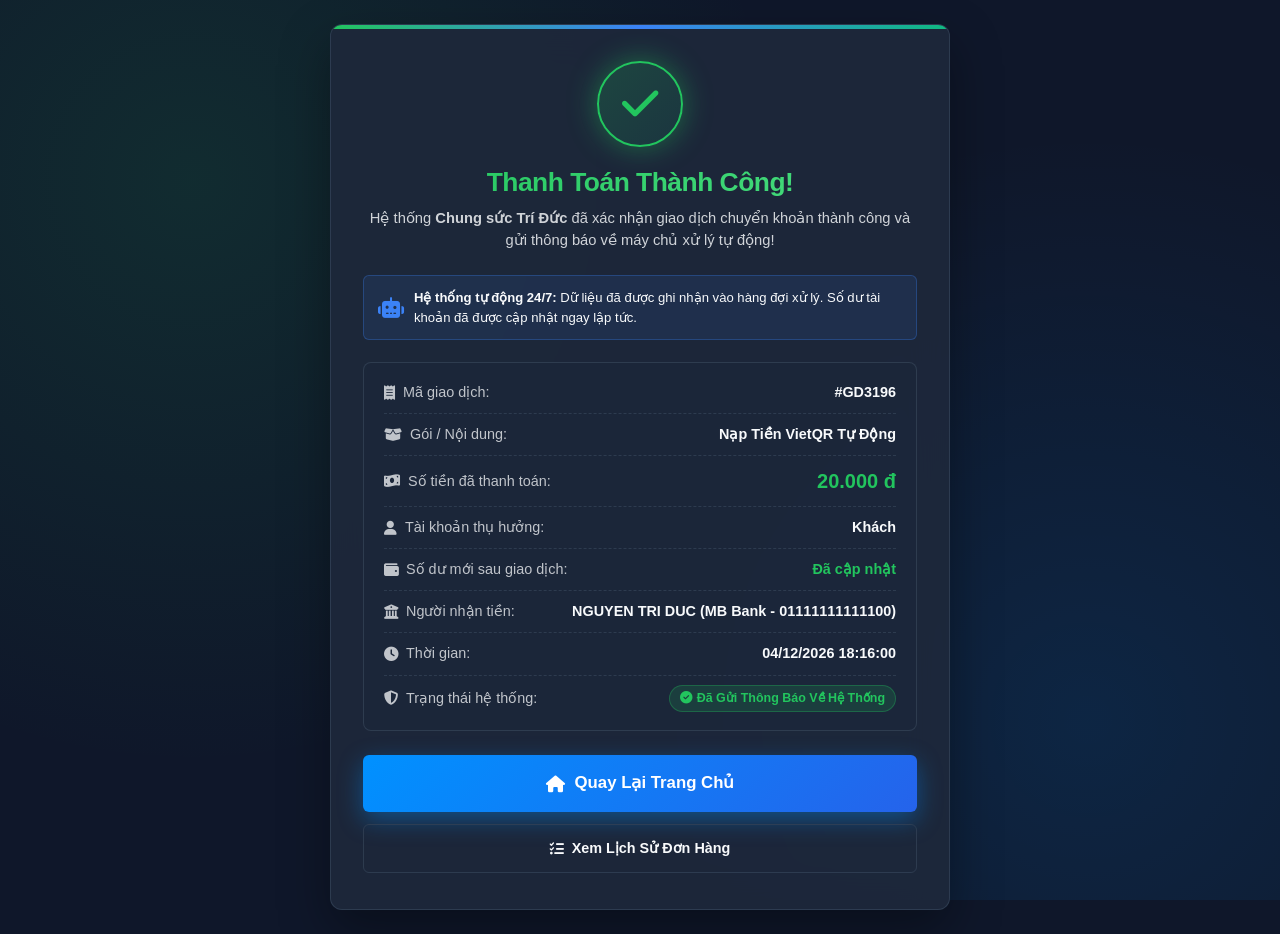
<file: payment-success.html>
<!DOCTYPE html>
<html lang="vi">

<head>
    <meta charset="UTF-8">
    <meta name="viewport" content="width=device-width, initial-scale=1.0">
    <title>Thanh Toán Thành Công - Chung sức Trí Đức</title>

    <meta name="description" content="Giao dịch thanh toán nạp tiền và đăng ký gói sự kiện thành công tại Chung sức Trí Đức.">
    <link href="css/dynamic-theme.css" rel="stylesheet">
    <link href="css/glass-theme.css" rel="stylesheet">
    <link href="https://cdnjs.cloudflare.com/ajax/libs/font-awesome/6.5.1/css/all.min.css" rel="stylesheet" crossorigin="anonymous">
    <link rel="icon" type="image/png" href="uploads/favicon.png">

    <!-- Theme detector -->
    <script>
        (function () {
            try {
                var theme = localStorage.getItem('theme-preference') || 'dark';
                document.documentElement.setAttribute('data-theme', theme);
            } catch (e) { }
        })();
    </script>

    <style>
        body {
            margin: 0;
            padding: 0;
            min-height: 100vh;
            background: var(--color-background);
            background-image:
                radial-gradient(circle at 15% 20%, color-mix(in srgb, #22c55e 12%, transparent) 0%, transparent 45%),
                radial-gradient(circle at 85% 80%, color-mix(in srgb, var(--color-primary) 12%, transparent) 0%, transparent 45%);
            background-attachment: fixed;
            font-family: var(--font-body);
            color: var(--color-foreground);
            display: flex;
            align-items: center;
            justify-content: center;
            padding: 24px 16px;
            box-sizing: border-box;
        }

        .success-card {
            max-width: 620px;
            width: 100%;
            background: var(--glass-bg);
            border: 1px solid var(--glass-border);
            border-radius: var(--radius-xl);
            box-shadow: 0 20px 50px rgba(0, 0, 0, 0.35);
            backdrop-filter: blur(20px);
            -webkit-backdrop-filter: blur(20px);
            padding: 36px 32px;
            text-align: center;
            animation: slideUp 0.5s cubic-bezier(0.16, 1, 0.3, 1);
            position: relative;
            overflow: hidden;
        }

        @keyframes slideUp {
            from {
                opacity: 0;
                transform: translateY(24px) scale(0.97);
            }
            to {
                opacity: 1;
                transform: translateY(0) scale(1);
            }
        }

        /* Top glow strip */
        .success-card::before {
            content: '';
            position: absolute;
            top: 0;
            left: 0;
            right: 0;
            height: 4px;
            background: linear-gradient(90deg, #22c55e, #3b82f6, #10b981);
        }

        /* Animated Success Checkmark */
        .checkmark-wrapper {
            width: 86px;
            height: 86px;
            margin: 0 auto 20px;
            position: relative;
        }

        .checkmark-circle {
            width: 86px;
            height: 86px;
            border-radius: 50%;
            background: linear-gradient(135deg, rgba(34, 197, 94, 0.2), rgba(16, 185, 129, 0.1));
            border: 2px solid #22c55e;
            display: flex;
            align-items: center;
            justify-content: center;
            box-shadow: 0 0 30px rgba(34, 197, 94, 0.45);
            animation: pulseGlow 2s infinite ease-in-out;
        }

        @keyframes pulseGlow {
            0%, 100% {
                box-shadow: 0 0 24px rgba(34, 197, 94, 0.35);
                transform: scale(1);
            }
            50% {
                box-shadow: 0 0 40px rgba(34, 197, 94, 0.65);
                transform: scale(1.04);
            }
        }

        .checkmark-icon {
            font-size: 2.6rem;
            color: #22c55e;
            animation: bounceIn 0.6s cubic-bezier(0.175, 0.885, 0.32, 1.275);
        }

        @keyframes bounceIn {
            0% { opacity: 0; transform: scale(0.3); }
            50% { opacity: 0.9; transform: scale(1.15); }
            80% { transform: scale(0.95); }
            100% { opacity: 1; transform: scale(1); }
        }

        .success-title {
            font-size: 1.65rem;
            font-weight: 800;
            margin: 0 0 8px;
            background: linear-gradient(135deg, #22c55e, #4ade80);
            -webkit-background-clip: text;
            -webkit-text-fill-color: transparent;
            letter-spacing: -0.5px;
        }

        .success-subtitle {
            font-size: 0.92rem;
            opacity: 0.82;
            margin: 0 0 24px;
            line-height: 1.5;
        }

        /* Receipt table container */
        .receipt-card {
            background: color-mix(in srgb, var(--color-muted) 45%, transparent);
            border: 1px solid var(--glass-border);
            border-radius: var(--radius-lg);
            padding: 18px 20px;
            margin-bottom: 24px;
            text-align: left;
            font-size: 0.9rem;
        }

        .receipt-row {
            display: flex;
            justify-content: space-between;
            align-items: center;
            padding: 9px 0;
            border-bottom: 1px dashed var(--glass-border);
        }

        .receipt-row:last-child {
            border-bottom: none;
            padding-bottom: 0;
        }

        .receipt-row:first-child {
            padding-top: 0;
        }

        .receipt-label {
            opacity: 0.75;
            display: flex;
            align-items: center;
            gap: 8px;
        }

        .receipt-value {
            font-weight: 600;
            color: var(--color-foreground);
            text-align: right;
        }

        .receipt-value.highlight {
            color: #22c55e;
            font-size: 1.25rem;
            font-weight: 800;
        }

        .receipt-value.badge-ok {
            background: rgba(34, 197, 94, 0.15);
            color: #22c55e;
            padding: 3px 10px;
            border-radius: 999px;
            font-size: 0.78rem;
            border: 1px solid rgba(34, 197, 94, 0.3);
            display: inline-flex;
            align-items: center;
            gap: 5px;
        }

        /* Action Buttons */
        .action-group {
            display: flex;
            flex-direction: column;
            gap: 12px;
        }

        .btn-home {
            background: linear-gradient(135deg, var(--color-primary), #2563eb);
            color: white;
            text-decoration: none;
            font-weight: 700;
            font-size: 1.05rem;
            padding: 15px 24px;
            border-radius: var(--radius-md);
            display: flex;
            align-items: center;
            justify-content: center;
            gap: 10px;
            box-shadow: 0 8px 25px color-mix(in srgb, var(--color-primary) 40%, transparent);
            transition: all 0.25s ease;
            cursor: pointer;
            border: none;
        }

        .btn-home:hover {
            transform: translateY(-2px);
            box-shadow: 0 12px 30px color-mix(in srgb, var(--color-primary) 55%, transparent);
            filter: brightness(1.1);
        }

        .btn-secondary {
            background: transparent;
            color: var(--color-foreground);
            text-decoration: none;
            font-weight: 600;
            font-size: 0.9rem;
            padding: 12px 20px;
            border-radius: var(--radius-md);
            display: flex;
            align-items: center;
            justify-content: center;
            gap: 8px;
            border: 1px solid var(--glass-border);
            transition: all 0.2s ease;
        }

        .btn-secondary:hover {
            background: color-mix(in srgb, var(--color-muted) 50%, transparent);
        }

        .bot-notice {
            background: rgba(59, 130, 246, 0.1);
            border: 1px solid rgba(59, 130, 246, 0.3);
            border-radius: var(--radius-md);
            padding: 12px 14px;
            margin-bottom: 22px;
            font-size: 0.82rem;
            line-height: 1.5;
            color: var(--color-foreground);
            display: flex;
            align-items: center;
            gap: 10px;
            text-align: left;
        }
    </style>
</head>

<body>
    <div class="success-card">
        <!-- Animated Icon -->
        <div class="checkmark-wrapper">
            <div class="checkmark-circle">
                <i class="fas fa-check checkmark-icon"></i>
            </div>
        </div>

        <!-- Title -->
        <h1 class="success-title">Thanh Toán Thành Công!</h1>
        <p class="success-subtitle" id="successDesc">
            Hệ thống <strong>Chung sức Trí Đức</strong> đã xác nhận giao dịch chuyển khoản thành công và gửi thông báo về máy chủ xử lý tự động!
        </p>

        <!-- Bot Live Notice -->
        <div class="bot-notice">
            <i class="fas fa-robot" style="font-size: 1.3rem; color: #3b82f6;"></i>
            <div>
                <strong>Hệ thống tự động 24/7:</strong> Dữ liệu đã được ghi nhận vào hàng đợi xử lý. Số dư tài khoản đã được cập nhật ngay lập tức.
            </div>
        </div>

        <!-- Receipt Details -->
        <div class="receipt-card">
            <div class="receipt-row">
                <span class="receipt-label"><i class="fas fa-receipt"></i> Mã giao dịch:</span>
                <span class="receipt-value" id="displayTxId">#GD9982</span>
            </div>
            <div class="receipt-row" id="displayOrderRow">
                <span class="receipt-label"><i class="fas fa-cube"></i> Đơn hàng:</span>
                <span class="receipt-value" id="displayOrderId">#CS10283</span>
            </div>
            <div class="receipt-row">
                <span class="receipt-label"><i class="fas fa-box-open"></i> Gói / Nội dung:</span>
                <span class="receipt-value" id="displayPackage">Gói Khởi Động Chung Sức</span>
            </div>
            <div class="receipt-row">
                <span class="receipt-label"><i class="fas fa-money-bill-wave"></i> Số tiền đã thanh toán:</span>
                <span class="receipt-value highlight" id="displayAmount">20.000 đ</span>
            </div>
            <div class="receipt-row">
                <span class="receipt-label"><i class="fas fa-user"></i> Tài khoản thụ hưởng:</span>
                <span class="receipt-value" id="displayUsername">demo</span>
            </div>
            <div class="receipt-row">
                <span class="receipt-label"><i class="fas fa-wallet"></i> Số dư mới sau giao dịch:</span>
                <span class="receipt-value" style="color: #22c55e; font-weight: 700;" id="displayBalance">170.000 đ</span>
            </div>
            <div class="receipt-row">
                <span class="receipt-label"><i class="fas fa-building-columns"></i> Người nhận tiền:</span>
                <span class="receipt-value">NGUYEN TRI DUC (MB Bank - 01111111111100)</span>
            </div>
            <div class="receipt-row">
                <span class="receipt-label"><i class="fas fa-clock"></i> Thời gian:</span>
                <span class="receipt-value" id="displayTime">Vừa xong</span>
            </div>
            <div class="receipt-row">
                <span class="receipt-label"><i class="fas fa-shield-halved"></i> Trạng thái hệ thống:</span>
                <span class="receipt-value badge-ok"><i class="fas fa-check-circle"></i> Đã Gửi Thông Báo Về Hệ Thống</span>
            </div>
        </div>

        <!-- Action Buttons -->
        <div class="action-group">
            <!-- Nút Quay lại trang chủ theo yêu cầu của người dùng -->
            <a href="index.html" class="btn-home" id="btnBackHome">
                <i class="fas fa-house"></i>
                <span>Quay Lại Trang Chủ</span>
            </a>

            <a href="index.html" class="btn-secondary" onclick="viewOrderHistoryRedirect()">
                <i class="fas fa-list-check"></i>
                <span>Xem Lịch Sử Đơn Hàng</span>
            </a>
        </div>
    </div>

    <script>
        // Parse Query Parameters
        function getParams() {
            var params = {};
            var queryString = window.location.search.substring(1);
            var regex = /([^&=]+)=([^&]*)/g;
            var m;
            while (m = regex.exec(queryString)) {
                params[decodeURIComponent(m[1])] = decodeURIComponent(m[2]);
            }
            return params;
        }

        document.addEventListener('DOMContentLoaded', function () {
            var params = getParams();

            // Populate data
            var txId = params.txId || ('GD' + Math.floor(1000 + Math.random() * 9000));
            var orderId = params.orderId || '';
            var pkgName = params.package || params.packageName || 'Nạp Tiền VietQR Tự Động';
            var amt = parseInt(params.amount) || 20000;
            var username = params.username || '';
            var newBal = params.newBalance ? parseInt(params.newBalance) : null;

            if (!username) {
                try {
                    var saved = JSON.parse(sessionStorage.getItem('auth_user') || localStorage.getItem('auth_user'));
                    if (saved && saved.username) username = saved.username;
                } catch (e) { }
            }

            document.getElementById('displayTxId').textContent = '#' + txId;

            var orderRow = document.getElementById('displayOrderRow');
            if (orderId) {
                document.getElementById('displayOrderId').textContent = '#' + orderId;
                orderRow.style.display = 'flex';
            } else {
                orderRow.style.display = 'none';
            }

            document.getElementById('displayPackage').textContent = pkgName;
            document.getElementById('displayAmount').textContent = amt.toLocaleString('vi-VN') + ' đ';
            document.getElementById('displayUsername').textContent = username || 'Khách';

            if (newBal !== null && !isNaN(newBal)) {
                document.getElementById('displayBalance').textContent = newBal.toLocaleString('vi-VN') + ' đ';
                // Đồng bộ số dư mới vào auth_user trong sessionStorage
                try {
                    var authObj = JSON.parse(sessionStorage.getItem('auth_user') || localStorage.getItem('auth_user') || '{}');
                    if (authObj && authObj.username) {
                        authObj.balance = newBal;
                        sessionStorage.setItem('auth_user', JSON.stringify(authObj));
                    }
                    localStorage.removeItem('auth_user');
                    localStorage.removeItem('auth_token');
                    sessionStorage.setItem('payment_success_toast', 'true');
                } catch (e) { }
            } else {
                document.getElementById('displayBalance').textContent = 'Đã cập nhật';
            }

            var now = new Date();
            var dateStr = ('0' + now.getDate()).slice(-2) + '/' + ('0' + (now.getMonth() + 1)).slice(-2) + '/' + now.getFullYear() + ' ' +
                ('0' + now.getHours()).slice(-2) + ':' + ('0' + now.getMinutes()).slice(-2) + ':' + ('0' + now.getSeconds()).slice(-2);
            document.getElementById('displayTime').textContent = dateStr;
        });

        function viewOrderHistoryRedirect() {
            localStorage.setItem('redirect_tab', 'history');
        }
    </script>
</body>

</html>
</file>
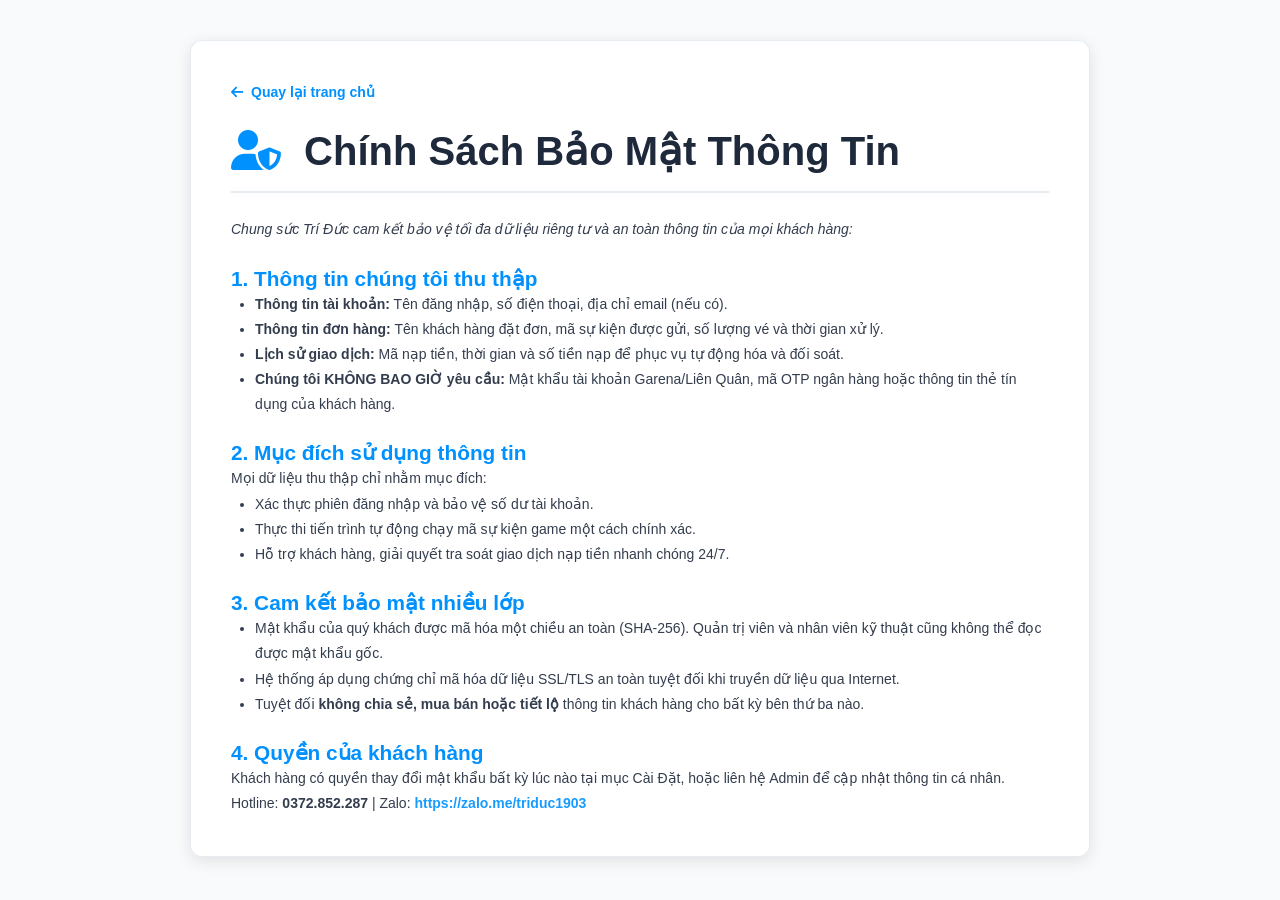
<file: privacy.html>
<!DOCTYPE html>
<html lang="vi">
<head>
    <meta charset="UTF-8">
    <meta name="viewport" content="width=device-width, initial-scale=1.0">
    <title>Chính Sách Bảo Mật - Chung sức Trí Đức</title>
    <link href="css/dynamic-theme.css" rel="stylesheet">
    <link href="css/glass-theme.css" rel="stylesheet">
    <link href="https://cdnjs.cloudflare.com/ajax/libs/font-awesome/6.5.1/css/all.min.css" rel="stylesheet" crossorigin="anonymous">
    <link rel="icon" type="image/png" href="uploads/favicon.png">
    <style>
        body {
            padding: 40px 20px;
            background: var(--color-background);
            color: var(--color-foreground);
            font-family: var(--font-body);
            min-height: 100vh;
        }
        .policy-container {
            max-width: 900px;
            margin: 0 auto;
            background: var(--glass-bg);
            border: 1px solid var(--glass-border);
            border-radius: var(--radius-xl);
            padding: 40px;
            box-shadow: var(--glass-shadow);
        }
        h1, h2, h3 { color: var(--color-foreground); }
        h1 { border-bottom: 2px solid var(--glass-border); padding-bottom: 16px; margin-bottom: 24px; }
        h2 { color: var(--color-accent); margin-top: 24px; font-size: 1.3rem; }
        ul, ol { padding-left: 24px; line-height: 1.8; opacity: 0.9; }
        p { line-height: 1.8; opacity: 0.9; }
        .back-btn {
            display: inline-flex;
            align-items: center;
            gap: 8px;
            margin-bottom: 24px;
            color: var(--color-primary);
            text-decoration: none;
            font-weight: 600;
        }
    </style>
</head>
<body>
    <div class="policy-container">
        <a href="index.html" class="back-btn"><i class="fas fa-arrow-left"></i> Quay lại trang chủ</a>
        
        <h1><i class="fas fa-user-shield" style="color: var(--color-accent); margin-right: 12px;"></i> Chính Sách Bảo Mật Thông Tin</h1>
        <p><em>Chung sức Trí Đức cam kết bảo vệ tối đa dữ liệu riêng tư và an toàn thông tin của mọi khách hàng:</em></p>

        <h2>1. Thông tin chúng tôi thu thập</h2>
        <ul>
            <li><strong>Thông tin tài khoản:</strong> Tên đăng nhập, số điện thoại, địa chỉ email (nếu có).</li>
            <li><strong>Thông tin đơn hàng:</strong> Tên khách hàng đặt đơn, mã sự kiện được gửi, số lượng vé và thời gian xử lý.</li>
            <li><strong>Lịch sử giao dịch:</strong> Mã nạp tiền, thời gian và số tiền nạp để phục vụ tự động hóa và đối soát.</li>
            <li><strong>Chúng tôi KHÔNG BAO GIỜ yêu cầu:</strong> Mật khẩu tài khoản Garena/Liên Quân, mã OTP ngân hàng hoặc thông tin thẻ tín dụng của khách hàng.</li>
        </ul>

        <h2>2. Mục đích sử dụng thông tin</h2>
        <p>
            Mọi dữ liệu thu thập chỉ nhằm mục đích:
        </p>
        <ul>
            <li>Xác thực phiên đăng nhập và bảo vệ số dư tài khoản.</li>
            <li>Thực thi tiến trình tự động chạy mã sự kiện game một cách chính xác.</li>
            <li>Hỗ trợ khách hàng, giải quyết tra soát giao dịch nạp tiền nhanh chóng 24/7.</li>
        </ul>

        <h2>3. Cam kết bảo mật nhiều lớp</h2>
        <ul>
            <li>Mật khẩu của quý khách được mã hóa một chiều an toàn (SHA-256). Quản trị viên và nhân viên kỹ thuật cũng không thể đọc được mật khẩu gốc.</li>
            <li>Hệ thống áp dụng chứng chỉ mã hóa dữ liệu SSL/TLS an toàn tuyệt đối khi truyền dữ liệu qua Internet.</li>
            <li>Tuyệt đối <strong>không chia sẻ, mua bán hoặc tiết lộ</strong> thông tin khách hàng cho bất kỳ bên thứ ba nào.</li>
        </ul>

        <h2>4. Quyền của khách hàng</h2>
        <p>
            Khách hàng có quyền thay đổi mật khẩu bất kỳ lúc nào tại mục Cài Đặt, hoặc liên hệ Admin để cập nhật thông tin cá nhân.
            <br>Hotline: <strong>0372.852.287</strong> | Zalo: <a href="https://zalo.me/triduc1903" target="_blank" style="color: var(--color-primary); font-weight: 600;">https://zalo.me/triduc1903</a>
        </p>
    </div>
</body>
</html>
</file>
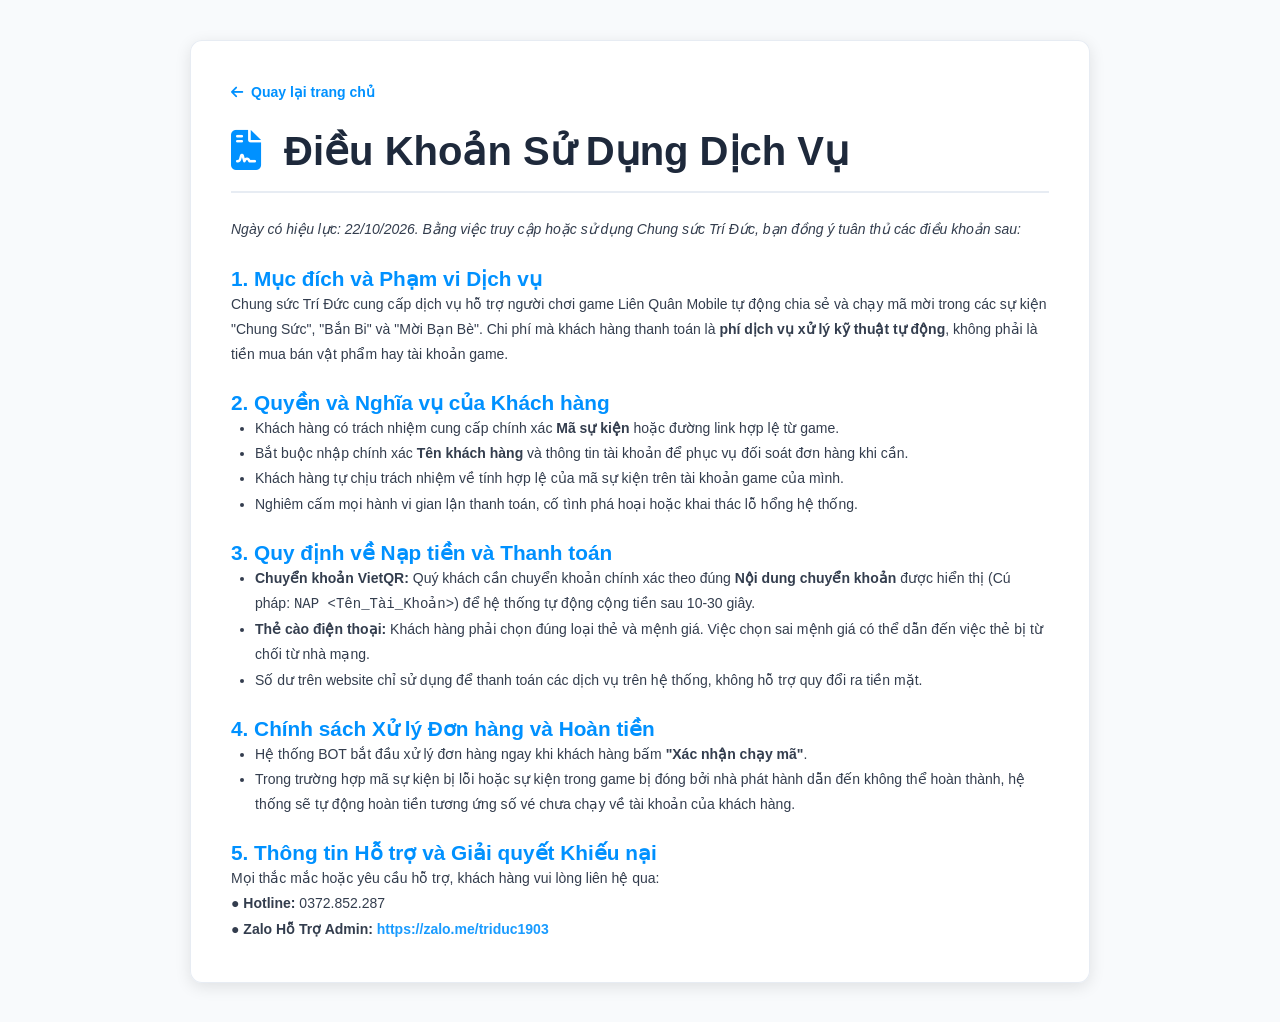
<file: terms.html>
<!DOCTYPE html>
<html lang="vi">
<head>
    <meta charset="UTF-8">
    <meta name="viewport" content="width=device-width, initial-scale=1.0">
    <title>Điều Khoản Sử Dụng - Chung sức Trí Đức</title>
    <link href="css/dynamic-theme.css" rel="stylesheet">
    <link href="css/glass-theme.css" rel="stylesheet">
    <link href="https://cdnjs.cloudflare.com/ajax/libs/font-awesome/6.5.1/css/all.min.css" rel="stylesheet" crossorigin="anonymous">
    <link rel="icon" type="image/png" href="uploads/favicon.png">
    <style>
        body {
            padding: 40px 20px;
            background: var(--color-background);
            color: var(--color-foreground);
            font-family: var(--font-body);
            min-height: 100vh;
        }
        .policy-container {
            max-width: 900px;
            margin: 0 auto;
            background: var(--glass-bg);
            border: 1px solid var(--glass-border);
            border-radius: var(--radius-xl);
            padding: 40px;
            box-shadow: var(--glass-shadow);
        }
        h1, h2, h3 { color: var(--color-foreground); }
        h1 { border-bottom: 2px solid var(--glass-border); padding-bottom: 16px; margin-bottom: 24px; }
        h2 { color: var(--color-primary); margin-top: 24px; font-size: 1.3rem; }
        ul, ol { padding-left: 24px; line-height: 1.8; opacity: 0.9; }
        p { line-height: 1.8; opacity: 0.9; }
        .back-btn {
            display: inline-flex;
            align-items: center;
            gap: 8px;
            margin-bottom: 24px;
            color: var(--color-primary);
            text-decoration: none;
            font-weight: 600;
        }
    </style>
</head>
<body>
    <div class="policy-container">
        <a href="index.html" class="back-btn"><i class="fas fa-arrow-left"></i> Quay lại trang chủ</a>
        
        <h1><i class="fas fa-file-contract" style="color: var(--color-primary); margin-right: 12px;"></i> Điều Khoản Sử Dụng Dịch Vụ</h1>
        <p><em>Ngày có hiệu lực: 22/10/2026. Bằng việc truy cập hoặc sử dụng Chung sức Trí Đức, bạn đồng ý tuân thủ các điều khoản sau:</em></p>

        <h2>1. Mục đích và Phạm vi Dịch vụ</h2>
        <p>
            Chung sức Trí Đức cung cấp dịch vụ hỗ trợ người chơi game Liên Quân Mobile tự động chia sẻ và chạy mã mời trong các sự kiện "Chung Sức", "Bắn Bi" và "Mời Bạn Bè". 
            Chi phí mà khách hàng thanh toán là <strong>phí dịch vụ xử lý kỹ thuật tự động</strong>, không phải là tiền mua bán vật phẩm hay tài khoản game.
        </p>

        <h2>2. Quyền và Nghĩa vụ của Khách hàng</h2>
        <ul>
            <li>Khách hàng có trách nhiệm cung cấp chính xác <strong>Mã sự kiện</strong> hoặc đường link hợp lệ từ game.</li>
            <li>Bắt buộc nhập chính xác <strong>Tên khách hàng</strong> và thông tin tài khoản để phục vụ đối soát đơn hàng khi cần.</li>
            <li>Khách hàng tự chịu trách nhiệm về tính hợp lệ của mã sự kiện trên tài khoản game của mình.</li>
            <li>Nghiêm cấm mọi hành vi gian lận thanh toán, cố tình phá hoại hoặc khai thác lỗ hổng hệ thống.</li>
        </ul>

        <h2>3. Quy định về Nạp tiền và Thanh toán</h2>
        <ul>
            <li><strong>Chuyển khoản VietQR:</strong> Quý khách cần chuyển khoản chính xác theo đúng <strong>Nội dung chuyển khoản</strong> được hiển thị (Cú pháp: <code>NAP &lt;Tên_Tài_Khoản&gt;</code>) để hệ thống tự động cộng tiền sau 10-30 giây.</li>
            <li><strong>Thẻ cào điện thoại:</strong> Khách hàng phải chọn đúng loại thẻ và mệnh giá. Việc chọn sai mệnh giá có thể dẫn đến việc thẻ bị từ chối từ nhà mạng.</li>
            <li>Số dư trên website chỉ sử dụng để thanh toán các dịch vụ trên hệ thống, không hỗ trợ quy đổi ra tiền mặt.</li>
        </ul>

        <h2>4. Chính sách Xử lý Đơn hàng và Hoàn tiền</h2>
        <ul>
            <li>Hệ thống BOT bắt đầu xử lý đơn hàng ngay khi khách hàng bấm <strong>"Xác nhận chạy mã"</strong>.</li>
            <li>Trong trường hợp mã sự kiện bị lỗi hoặc sự kiện trong game bị đóng bởi nhà phát hành dẫn đến không thể hoàn thành, hệ thống sẽ tự động hoàn tiền tương ứng số vé chưa chạy về tài khoản của khách hàng.</li>
        </ul>

        <h2>5. Thông tin Hỗ trợ và Giải quyết Khiếu nại</h2>
        <p>
            Mọi thắc mắc hoặc yêu cầu hỗ trợ, khách hàng vui lòng liên hệ qua:
            <br>● <strong>Hotline:</strong> 0372.852.287
            <br>● <strong>Zalo Hỗ Trợ Admin:</strong> <a href="https://zalo.me/triduc1903" target="_blank" style="color: var(--color-primary); font-weight: 600;">https://zalo.me/triduc1903</a>
        </p>
    </div>
</body>
</html>
</file>
<file: css/dynamic-theme.css>
:root, [data-theme="dark"] {
  --color-primary: #0091ff !important;
  --color-accent: #0091ff !important;
  --font-heading: 'Inter', sans-serif !important;
  --font-body: 'Inter', sans-serif !important;
}
.progress-bar.is-done { background: #22C55E; }
html .badge.badge-done { background: color-mix(in srgb, #22C55E 15%, transparent); border-color: color-mix(in srgb, #22C55E 35%, transparent); color: #22C55E; }
html[data-theme="dark"] .badge.badge-done { background: color-mix(in srgb, #22C55E 22%, transparent); color: #22C55E; }
</file>
<file: css/glass-theme.css>
@import url("https://fonts.googleapis.com/css2?family=Fira+Sans:wght@300;400;500;600;700&display=swap");
:root {
  --color-primary: #6366f1;
  --color-on-primary: #ffffff;
  --color-secondary: #8b5cf6;
  --color-accent: #22c55e;
  --color-background: #f8fafc;
  --color-foreground: #1e293b;
  --color-muted: #f1f5f9;
  --color-border: #e2e8f0;
  --color-destructive: #ef4444;

  --color-warning: #b45309;
  --color-info: #3b82f6;
  --color-success: #059669;
  --color-danger: #ef4444;
  --color-muted-foreground: #64748b;
  --text-primary: #1e293b;
  --text-secondary: #64748b;
  --glass-bg: rgba(255, 255, 255, 0.9);
  --glass-border: rgba(226, 232, 240, 0.8);
  --glass-shadow: 0 4px 16px rgba(0, 0, 0, 0.1);
  --font-heading: "Fira Sans", sans-serif; 
  --font-body: "Fira Sans", sans-serif;    
  --space-xs: 0.25rem;
  --space-sm: 0.5rem;
  --space-md: 1rem;
  --space-lg: 1.5rem;
  --space-xl: 2rem;
  --space-2xl: 3rem;
  --radius-sm: 0.25rem;
  --radius-md: 0.375rem;
  --radius-lg: 0.5rem;
  --radius-xl: 0.75rem;
  --transition-fast: 150ms ease;
  --transition-base: 200ms ease;
  --transition-slow: 300ms ease;
  --terminal-bg: rgba(15, 23, 42, 0.08);
  --terminal-text: #1e293b;
  --terminal-border: rgba(15, 23, 42, 0.15);
}
[data-theme="dark"] {
  --color-background: #0f172a;
  --color-foreground: #f8fafc;
  --color-muted: #1e293b;
  --color-border: #334155;
  --glass-bg: rgba(30, 41, 59, 0.9);
  --glass-border: rgba(51, 65, 85, 0.8);
  --glass-shadow: 0 4px 16px rgba(0, 0, 0, 0.3);
  --color-muted-foreground: #94a3b8;
  --color-warning: #f59e0b;
  --color-success: #10b981;
  --text-primary: #f8fafc;
  --text-secondary: #94a3b8;
  --terminal-bg: rgba(15, 23, 42, 0.95);
  --terminal-text: #e2e8f0;
  --terminal-border: rgba(148, 163, 184, 0.2);
}
* {
  margin: 0;
  padding: 0;
  box-sizing: border-box;
}
body {
  font-family: var(--font-body);
  background: var(--color-background);
  color: var(--color-foreground);
  line-height: 1.6;
  font-size: 14px;
  min-height: 100vh;
}
.glass {
  background: var(--glass-bg);
  border: 1px solid var(--glass-border);
  box-shadow: var(--glass-shadow);
}
.glass-card {
  background: var(--glass-bg);
  border: 1px solid var(--glass-border);
  border-radius: var(--radius-xl);
  padding: var(--space-xl);
  box-shadow: var(--glass-shadow);
}
h1,
h2,
h3,
h4,
h5,
h6 {
  font-family: var(--font-heading);
  font-weight: 600;
  line-height: 1.2;
}
h1 {
  font-size: 2.5rem;
}
h2 {
  font-size: 2rem;
}
h3 {
  font-size: 1.5rem;
}
h4 {
  font-size: 1.25rem;
}
a {
  color: var(--color-accent);
  text-decoration: none;
  transition: background-color var(--transition-fast), border-color var(--transition-fast), color var(--transition-fast), box-shadow var(--transition-fast), transform var(--transition-fast), opacity var(--transition-fast);
}
a:hover {
  color: var(--color-primary);
}
.btn {
  display: inline-flex;
  align-items: center;
  gap: var(--space-sm);
  padding: var(--space-sm) var(--space-lg);
  border: none;
  border-radius: var(--radius-md);
  font-family: var(--font-body);
  font-size: 0.875rem;
  font-weight: 600;
  cursor: pointer;
  transition: background-color var(--transition-base), border-color var(--transition-base), color var(--transition-base), box-shadow var(--transition-base), transform var(--transition-base), opacity var(--transition-base);
  position: relative;
  overflow: hidden;
  text-decoration: none;
}
.btn:disabled {
  opacity: 0.6;
  cursor: not-allowed;
}
.btn::before {
  content: "";
  position: absolute;
  top: 50%;
  left: 50%;
  width: 0;
  height: 0;
  border-radius: 50%;
  background: rgba(255, 255, 255, 0.3);
  transform: translate(-50%, -50%);
  transition:
    width 0.6s,
    height 0.6s;
}
.btn:not(:disabled):hover::before {
  width: 300px;
  height: 300px;
}
.btn-primary {
  display: inline-flex;
  align-items: center;
  justify-content: center;
  gap: var(--space-sm);
  text-decoration: none;
  background: linear-gradient(
    135deg,
    var(--color-accent),
    var(--color-primary)
  );
  color: white;
  border: none;
  border-radius: var(--radius-md);
  cursor: pointer;
  transition: background-color var(--transition-base), border-color var(--transition-base), color var(--transition-base), box-shadow var(--transition-base), transform var(--transition-base), opacity var(--transition-base);
}
.btn-primary:hover {
  opacity: 0.9;
}

a.btn-primary,
a.btn-primary:hover,
a.btn-primary:focus,
a.btn-primary:visited {
  color: #fff;
}
.btn-sm {
  padding: var(--space-xs) var(--space-md);
  font-size: 0.75rem;
}
.btn-md {
  padding: var(--space-sm) var(--space-lg);
  font-size: 0.875rem;
}
.btn-lg {
  padding: var(--space-md) var(--space-xl);
  font-size: 1rem;
}
button {
  border-radius: var(--radius-md);
}
input[type="submit"],
input[type="button"] {
  border-radius: var(--radius-md);
}
.btn-secondary {
  background: var(--color-secondary);
  color: white;
  border-radius: var(--radius-md);
}
.btn-outline {
  background: transparent;
  border: 2px solid var(--color-border);
  color: var(--color-foreground);
  border-radius: var(--radius-md);
}
.btn-outline:hover {
  background: var(--color-primary);
  border-color: var(--color-primary);
  color: white;
}
.btn-glass {
  display: inline-flex;
  align-items: center;
  gap: var(--space-sm);
  padding: var(--space-sm) var(--space-lg);
  background: var(--color-muted);
  border: 1px solid var(--color-border);
  border-radius: var(--radius-md);
  color: var(--color-foreground);
  font-family: var(--font-body);
  font-size: 0.875rem;
  font-weight: 600;
  cursor: pointer;
  transition: background-color var(--transition-base), border-color var(--transition-base), color var(--transition-base), box-shadow var(--transition-base), transform var(--transition-base), opacity var(--transition-base);
  text-decoration: none;
}
.btn-glass:hover {
  background: var(--color-primary);
  border-color: var(--color-primary);
  color: white;
  box-shadow: 0 4px 12px rgba(99, 102, 241, 0.3);
}

.glass-button {
  display: inline-flex;
  align-items: center;
  gap: var(--space-sm);
  padding: var(--space-sm) var(--space-lg);
  background: var(--glass-bg);
  border: 1px solid var(--glass-border);
  border-radius: var(--radius-lg);
  color: var(--color-foreground);
  font-family: var(--font-body);
  font-size: 0.875rem;
  font-weight: 600;
  cursor: pointer;
  transition: background-color var(--transition-base), border-color var(--transition-base), color var(--transition-base), box-shadow var(--transition-base), transform var(--transition-base), opacity var(--transition-base);
  text-decoration: none;
}
.glass-button:hover {
  background: var(--color-primary);
  border-color: var(--color-primary);
  color: white;
}
.glass-button:hover i {
  color: inherit !important;
}
[data-theme="dark"] .glass-button {
  background: var(--glass-bg);
  border-color: var(--glass-border);
}
[data-theme="dark"] .glass-button:hover {
  background: var(--color-primary);
  border-color: var(--color-primary);
}

.glass-button:disabled,
.glass-button:disabled:hover {
  opacity: 0.45;
  cursor: not-allowed;
  background: var(--glass-bg);
  border-color: var(--glass-border);
  color: var(--color-foreground);
}
[data-theme="dark"] .glass-button:disabled,
[data-theme="dark"] .glass-button:disabled:hover {
  background: var(--glass-bg);
  border-color: var(--glass-border);
}
.form-control {
  width: 100%;
  padding: var(--space-sm) var(--space-md);
  background: var(--color-background);
  border: 2px solid var(--color-border);
  border-radius: var(--radius-md);
  color: var(--color-foreground);
  font-family: var(--font-body);
  font-size: 0.875rem;

  transition: border-color var(--transition-base), box-shadow var(--transition-base), background-color var(--transition-base), color var(--transition-base);
}
.form-control:focus {
  outline: none;
  border-color: var(--color-accent);
  box-shadow: 0 0 0 3px
    color-mix(in srgb, var(--color-primary) 10%, transparent);
  background: var(--color-background);
}
.form-control::placeholder {
  color: rgba(148, 163, 184, 0.7);
}

.form-control.search-inline {
  width: 220px;
  max-width: 100%;
  padding: var(--space-xs) var(--space-sm);
}
@media (max-width: 600px) {
  .search-box { flex: 1 1 140px; }
  .search-box .form-control.search-inline { width: 100%; }
}
.search-box {
  position: relative;
  max-width: 100%;
}
.search-box .fa-search {
  position: absolute;
  left: 12px;
  top: 50%;
  transform: translateY(-50%);
  color: var(--text-secondary, var(--color-foreground));
  pointer-events: none;
}
.search-box .form-control.search-inline {
  padding-left: 34px;
}
[data-theme="dark"] .form-control {
  background: var(--glass-bg);
  border-color: var(--glass-border);
}
[data-theme="dark"] .form-control:focus {
  background: var(--glass-bg);
  border-color: var(--color-accent);
}
.form-label {
  display: block;
  font-weight: 600;
  margin-bottom: var(--space-xs);
  font-size: 0.875rem;
  color: var(--color-foreground);
}
.card {
  background: var(--glass-bg);
  border: 1px solid var(--glass-border);
  border-radius: var(--radius-xl);
  padding: var(--space-xl);
  box-shadow: var(--glass-shadow);
}
.table {
  width: 100%;
  border-collapse: separate;
  border-spacing: 0 0.5rem;
}
.table thead th {
  background: var(--glass-bg);
  color: var(--color-foreground);
  font-family: var(--font-heading);
  font-weight: 600;
  text-align: left;
  padding: var(--space-md);
  font-size: 0.75rem;
  text-transform: uppercase;
  letter-spacing: 0.05em;
}
.table thead th:first-child {
  border-radius: var(--radius-md) 0 0 var(--radius-md);
}
.table thead th:last-child {
  border-radius: 0 var(--radius-md) var(--radius-md) 0;
}
.table tbody tr {
  background: var(--glass-bg);
  transition: background var(--transition-fast);
}
.table tbody tr:hover {
  background: var(--color-muted);
}
.table tbody td {
  padding: var(--space-md);
  border-top: 1px solid var(--color-border);
  border-bottom: 1px solid var(--color-border);
}
.table tbody td:first-child {
  border-left: 1px solid var(--color-border);
  border-radius: var(--radius-md) 0 0 var(--radius-md);
}
.table tbody td:last-child {
  border-right: 1px solid var(--color-border);
  border-radius: 0 var(--radius-md) var(--radius-md) 0;
}
.table tbody td[colspan] {
  border: 1px solid var(--color-border);
  border-radius: var(--radius-md);
}
.badge {
  display: inline-flex;
  align-items: center;
  gap: var(--space-xs);
  padding: 0.375rem 0.75rem;
  border-radius: var(--radius-sm);
  font-size: 0.75rem;
  font-weight: 600;
  font-family: var(--font-heading);
  background: var(--glass-bg);
  border: 1px solid var(--glass-border);
}
.badge-success {
  background: color-mix(in srgb, var(--color-primary) 15%, transparent);
  border-color: color-mix(in srgb, var(--color-primary) 30%, transparent);
  color: var(--color-primary);
}
.badge-warning {
  background: color-mix(in srgb, var(--color-warning) 15%, transparent);
  border-color: color-mix(in srgb, var(--color-warning) 30%, transparent);
  color: var(--color-warning);
}
.badge-danger {
  background: color-mix(in srgb, var(--color-danger) 15%, transparent);
  border-color: color-mix(in srgb, var(--color-danger) 30%, transparent);
  color: var(--color-danger);
}
.badge-info {
  background: color-mix(in srgb, var(--color-primary) 15%, transparent);
  border-color: color-mix(in srgb, var(--color-primary) 30%, transparent);
  color: var(--color-primary);
}
[data-theme="dark"] .badge-success {
  background: color-mix(in srgb, var(--color-primary) 20%, transparent);
  color: var(--color-accent);
}
[data-theme="dark"] .badge-warning {
  background: color-mix(in srgb, var(--color-warning) 20%, transparent);
  color: var(--color-warning);
}
[data-theme="dark"] .badge-danger {
  background: color-mix(in srgb, var(--color-danger) 20%, transparent);
  color: var(--color-danger);
}
[data-theme="dark"] .badge-info {
  background: color-mix(in srgb, var(--color-primary) 20%, transparent);
  color: var(--color-primary);
}
.alert {
  padding: var(--space-md);
  border-radius: var(--radius-md);
  font-size: 0.875rem;
  border: 1px solid;
  display: flex;
  align-items: flex-start;
  gap: var(--space-sm);

  margin-bottom: var(--space-md);
}
.alert:last-child {
  margin-bottom: 0;
}

#alertBox:not(:empty),
#settingsAlertBox:not(:empty),
[id$="AlertBox"]:not(:empty) {
  margin-bottom: var(--space-md);
}
.alert-success {
  background: color-mix(in srgb, var(--color-primary) 15%, transparent);
  border-color: color-mix(in srgb, var(--color-primary) 30%, transparent);
  color: var(--color-primary);
}
.alert-danger {
  background: color-mix(in srgb, var(--color-danger) 15%, transparent);
  border-color: color-mix(in srgb, var(--color-danger) 30%, transparent);
  color: var(--color-danger);
}
.alert-info {
  background: color-mix(in srgb, var(--color-primary) 15%, transparent);
  border-color: color-mix(in srgb, var(--color-primary) 30%, transparent);
  color: var(--color-primary);
}
[data-theme="dark"] .alert-success {
  background: color-mix(in srgb, var(--color-primary) 20%, transparent);
  color: var(--color-accent);
}
[data-theme="dark"] .alert-danger {
  background: color-mix(in srgb, var(--color-danger) 20%, transparent);
  color: var(--color-danger);
}
[data-theme="dark"] .alert-info {
  background: color-mix(in srgb, var(--color-primary) 20%, transparent);
  color: var(--color-primary);
}
.info-box {
  background: color-mix(in srgb, var(--color-primary) 10%, transparent);
  border: 1px solid color-mix(in srgb, var(--color-primary) 25%, transparent);
  border-radius: var(--radius-md);
  padding: var(--space-md);
  font-size: 0.875rem;
  color: var(--color-foreground);
}
.info-box strong {
  display: flex;
  align-items: center;
  gap: var(--space-xs);
  margin-bottom: var(--space-xs);
  color: var(--color-primary);
}
.info-box ul {
  margin: var(--space-xs) 0 0 var(--space-lg);
  padding: 0;
}
[data-theme="dark"] .info-box {
  background: color-mix(in srgb, var(--color-primary) 15%, transparent);
}
[data-theme="dark"] .info-box strong {
  color: var(--color-primary);
}
.progress {
  height: 0.5rem;
  background: var(--color-muted);
  border-radius: var(--radius-lg);
  overflow: hidden;
  border: 1px solid var(--color-border);
}
.progress-bar {
  height: 100%;
  background: linear-gradient(90deg, var(--color-accent), var(--color-primary));
  border-radius: var(--radius-lg);
  transition: width var(--transition-slow);
}
.theme-toggle {
  width: 48px;
  height: 48px;
  border: none;
  background: var(--color-muted);
  border: 1px solid var(--color-border);
  border-radius: var(--radius-lg);
  cursor: pointer;
  display: flex;
  align-items: center;
  justify-content: center;
  font-size: 1.25rem;
  color: var(--color-foreground);
  transition: background-color var(--transition-base), border-color var(--transition-base), color var(--transition-base), box-shadow var(--transition-base), transform var(--transition-base), opacity var(--transition-base);
}
.theme-toggle:hover {
  background: var(--color-primary);
  border-color: var(--color-primary);
  color: white;
}
.theme-icon {
  transition: transform var(--transition-base);
}
[data-theme="light"] .theme-icon-moon {
  display: none;
}
[data-theme="dark"] .theme-icon-sun {
  display: none;
}
.cursor-pointer {
  cursor: pointer;
}
::-webkit-scrollbar {
  width: 8px;
  height: 8px;
}
::-webkit-scrollbar-track {
  background: var(--glass-bg);
}
::-webkit-scrollbar-thumb {
  background: var(--glass-border);
  border-radius: var(--radius-md);
}
::-webkit-scrollbar-thumb:hover {
  background: var(--color-accent);
}
*:focus-visible {
  outline: 2px solid var(--color-accent);
  outline-offset: 2px;
}
@media (prefers-reduced-motion: reduce) {
  *,
  *::before,
  *::after {
    animation-duration: 0.01ms !important;
    animation-iteration-count: 1 !important;
    transition-duration: 0.01ms !important;
  }
}
@media (max-width: 375px) {
  body {
    font-size: 13px;
  }
}
@media (min-width: 768px) {
  body {
    font-size: 14px;
  }
}
@media (min-width: 1440px) {
  body {
    font-size: 15px;
  }
}
.swal2-popup {
  border-radius: var(--radius-md) !important;
  background: var(--color-background) !important;
  color: var(--color-foreground) !important;
  border: 1px solid var(--color-border) !important;
}
.swal2-popup .swal2-title {
  color: var(--color-foreground) !important;
}
.swal2-popup .swal2-html-container {
  color: var(--color-foreground) !important;
}
.swal2-popup .swal2-styled {
  border-radius: var(--radius-sm) !important;
  border: none !important;
  box-shadow: none !important;
}
.swal2-popup .swal2-confirm {
  background-color: var(--color-primary) !important;
  --swal2-confirm-button-background-color: var(--color-primary) !important;
}
.swal2-popup .swal2-cancel {
  background-color: var(--color-danger) !important;
  --swal2-cancel-button-background-color: var(--color-danger) !important;
}
.swal2-popup .swal2-deny {
  background-color: var(--color-secondary) !important;
  --swal2-deny-button-background-color: var(--color-secondary) !important;
}
.swal2-popup .swal2-icon.swal2-info {
  border-color: var(--color-info) !important;
  color: var(--color-info) !important;
}
.swal2-popup .swal2-icon.swal2-success {
  border-color: var(--color-accent) !important;
  color: var(--color-accent) !important;
}
.swal2-popup .swal2-icon.swal2-warning {
  border-color: var(--color-warning) !important;
  color: var(--color-warning) !important;
}
.swal2-popup .swal2-icon.swal2-error {
  border-color: var(--color-danger) !important;
  color: var(--color-danger) !important;
}

body:not(.swal2-toast-shown) .swal2-container.swal2-backdrop-show {
  background: var(--popup-overlay) !important;
}
@media (max-width: 768px) {
  .swal2-popup:not(.swal2-toast) {
    width: calc(100vw - 2rem) !important;
    max-width: 400px !important;
    padding: 1rem !important;
    font-size: 0.85rem !important;
  }
  .swal2-popup:not(.swal2-toast) .swal2-title {
    font-size: 1.1rem !important;
    padding: 0.5rem 0 !important;
  }
  .swal2-popup:not(.swal2-toast) .swal2-html-container {
    font-size: 0.85rem !important;
    margin: 0.5rem 0 !important;
  }
  .swal2-popup:not(.swal2-toast) .swal2-icon {
    width: 60px !important;
    height: 60px !important;
    margin: 0.5rem auto !important;
  }
  .swal2-actions {
    flex-direction: column !important;
    width: 100% !important;
    gap: 0.5rem !important;
  }
  .swal2-styled {
    width: 100% !important;
    margin: 0 !important;
    padding: 0.6rem 1rem !important;
    font-size: 0.85rem !important;
  }
  .swal2-styled span {
    font-size: 0.85rem !important;
  }
}
@media (max-width: 375px) {
  .swal2-popup {
    width: calc(100vw - 1.5rem) !important;
    padding: 0.75rem !important;
    font-size: 0.8rem !important;
  }
  .swal2-title {
    font-size: 1rem !important;
  }
  .swal2-icon {
    width: 50px !important;
    height: 50px !important;
  }
  .swal2-styled {
    padding: 0.5rem 0.75rem !important;
    font-size: 0.8rem !important;
  }
}
.user-dropdown-wrapper {
  position: relative;
  display: inline-block;
}
.user-badge {
  cursor: pointer;
  transition: background-color var(--transition-base), border-color var(--transition-base), color var(--transition-base), box-shadow var(--transition-base), transform var(--transition-base), opacity var(--transition-base);
  border: 1px solid transparent;
}
.user-badge:hover {
  background: var(--glass-border);
  border-color: var(--color-primary-light);
  border-radius: var(--radius-md);
}
.dropdown-menu {
  position: absolute;
  top: calc(100% + 10px);
  right: 0;
  min-width: 220px;
  background: var(--glass-bg);
  border: 1px solid var(--glass-border);
  border-radius: var(--radius-lg);
  box-shadow: var(--shadow-lg);
  padding: var(--space-xs);
  opacity: 0;
  visibility: hidden;
  transform: translateY(-10px);
  transition: background-color var(--transition-base), border-color var(--transition-base), color var(--transition-base), box-shadow var(--transition-base), transform var(--transition-base), opacity var(--transition-base);
  z-index: 1000;
}
.user-dropdown-wrapper.active .dropdown-menu {
  opacity: 1;
  visibility: visible;
  transform: translateY(0);
}
.dropdown-item {
  display: flex;
  align-items: center;
  gap: 12px;
  padding: 10px 16px;
  color: var(--color-foreground);
  text-decoration: none;
  border-radius: var(--radius-md);
  transition: background-color var(--transition-base), border-color var(--transition-base), color var(--transition-base), box-shadow var(--transition-base), transform var(--transition-base), opacity var(--transition-base);
  font-size: 0.9rem;
  font-weight: 500;
  cursor: pointer;
  background: transparent;
  border: none;
  width: 100%;
  text-align: left;
}
.dropdown-item:hover {
  background: var(--glass-border);
  color: var(--color-primary);
}
.dropdown-item i {
  width: 20px;
  text-align: center;
  font-size: 1rem;
  color: var(--color-muted-foreground);
  transition: color var(--transition-base);
}
.dropdown-item:hover i {
  color: var(--color-primary);
}
.dropdown-divider {
  height: 1px;
  background: var(--glass-border);
  margin: var(--space-xs) 0;
}
.dropdown-item.danger {
  color: var(--color-danger);
}
.dropdown-item.danger:hover {
  background: color-mix(in srgb, var(--color-danger) 10%, transparent);
  color: var(--color-danger);
}
.dropdown-item.danger i {
  color: var(--color-danger);
}
.settings-tabs {
  display: flex;
  gap: 10px;
  margin-bottom: 20px;
  border-bottom: 1px solid var(--glass-border);
  padding-bottom: 10px;
  overflow-x: auto;
}
.settings-tab {
  padding: 8px 16px;
  background: transparent;
  border: none;
  color: var(--color-muted-foreground);
  font-weight: 600;
  cursor: pointer;
  border-radius: var(--radius-md);
  transition: background-color var(--transition-base), border-color var(--transition-base), color var(--transition-base), box-shadow var(--transition-base), transform var(--transition-base), opacity var(--transition-base);
  white-space: nowrap;
}
.settings-tab:hover {
  background: var(--glass-border);
  color: var(--color-foreground);
}
.settings-tab.active {
  background: var(--color-primary-light);
  color: var(--color-primary);
}
.settings-pane {
  display: none;
  animation: fadeIn 0.3s ease;
}
.settings-pane.active {
  display: block;
}
.balance-card {
  padding: var(--space-sm) var(--space-md);
  background: var(--glass-bg);
  border: 1px solid var(--glass-border);
  border-radius: var(--radius-lg);
  display: flex;
  align-items: center;
  gap: var(--space-sm);
}
.balance-icon {
  width: 40px;
  height: 40px;
  background: linear-gradient(
    135deg,
    var(--color-accent),
    var(--color-primary)
  );
  border-radius: var(--radius-md);
  display: flex;
  align-items: center;
  justify-content: center;
  color: white;
  font-size: 1.125rem;
}
.balance-info {
  display: flex;
  flex-direction: column;
}
.balance-label {
  font-size: 0.6875rem;
  opacity: 0.7;
}
.balance-amount {
  font-family: var(--font-heading);
  font-size: 1.125rem;
  font-weight: 700;
  color: var(--color-accent);
}
.user-badge {
  padding: var(--space-xs) var(--space-md);
  background: var(--glass-bg);
  border: 1px solid var(--glass-border);
  border-radius: var(--radius-lg);
  display: flex;
  align-items: center;
  gap: var(--space-sm);
  cursor: pointer;
}
.user-avatar {
  width: 36px;
  height: 36px;
  background: linear-gradient(
    135deg,
    var(--color-accent),
    var(--color-primary)
  );
  border-radius: var(--radius-md);
  display: flex;
  align-items: center;
  justify-content: center;
  color: white;
  font-weight: 700;
  font-size: 0.9375rem;
}
@media (max-width: 768px) {
  html,
  body {
    overflow-x: hidden;
    max-width: 100vw;
  }
  img,
  video,
  iframe,
  svg {
    max-width: 100% !important;
    height: auto;
  }
  .glass-card,
  .glass-panel {
    padding: var(--space-md) !important;
    box-sizing: border-box;
    max-width: 100% !important;
    overflow-x: hidden;
  }
  .create-card {
    max-width: 100% !important;
    box-sizing: border-box;
    overflow-x: hidden;
  }
  .bank-info-box {
    max-width: 100% !important;
    box-sizing: border-box;
    overflow-x: hidden;
    padding: var(--space-md) !important;
  }
  .table {
    min-width: 500px;
    width: 100%;
    table-layout: auto;
  }
  .table-responsive,
  div[style*="overflow-x"],
  div[style*="overflow-x: auto"] {
    overflow-x: auto !important;
    -webkit-overflow-scrolling: touch;
    max-width: 100% !important;
    display: block;
  }
  .dropdown-menu {
    left: 0;
    right: 0;
    min-width: 0;
    width: max-content;
    max-width: calc(100vw - 2 * var(--space-md));
  }
  .btn-glass,
  .glass-button {
    white-space: nowrap;
    overflow: hidden;
    text-overflow: ellipsis;
  }
  .ctv-header,
  .admin-header {
    flex-direction: row !important;
    flex-wrap: wrap !important;
    gap: var(--space-sm);
    max-width: 100% !important;
    box-sizing: border-box;
    align-items: center;
    justify-content: space-between;
  }
  .ctv-header .header-left,
  .admin-header .header-left {
    flex: 0 0 auto;
  }
  .ctv-header .header-right,
  .admin-header .header-right {
    flex: 1 1 auto;
    flex-wrap: wrap !important;
    gap: var(--space-sm) !important;
    justify-content: flex-end;
    max-width: 100% !important;
    min-width: 0;
  }
  .balance-card {
    white-space: nowrap;
    max-width: max-content;
    min-width: auto;
    padding: 0 12px !important;
    height: 42px;
  }
  .balance-amount {
    font-size: 0.95rem !important;
  }
  .balance-label {
    font-size: 0.75rem !important;
  }
  .user-badge {
    padding: 0 12px 0 6px !important;
    height: 42px;
  }
  .settings-tabs {
    -webkit-overflow-scrolling: touch;
    padding-bottom: var(--space-xs);
  }
  strong,
  .cost-value,
  .bank-info-item strong {
    word-break: break-word;
    overflow-wrap: break-word;
  }
  [style*="grid-template-columns"] {
    grid-template-columns: 1fr !important;
  }
  .swal2-popup {
    max-width: 90vw !important;
    width: auto !important;
    padding: var(--space-md) !important;
    font-size: 0.875rem !important;
    border-radius: var(--radius-lg) !important;
  }
  .swal2-title {
    font-size: 1.125rem !important;
    padding: var(--space-md) var(--space-md) 0 !important;
  }
  .swal2-html-container {
    font-size: 0.875rem !important;
    padding: var(--space-sm) var(--space-md) !important;
  }
  .swal2-actions {
    gap: var(--space-sm) !important;
    padding: 0 var(--space-md) var(--space-md) !important;
  }
  .swal2-actions .swal2-confirm,
  .swal2-actions .swal2-cancel,
  .swal2-actions .swal2-deny {
    font-size: 0.875rem !important;
    padding: var(--space-sm) var(--space-lg) !important;
  }
  .swal2-input,
  .swal2-textarea,
  .swal2-select {
    font-size: 0.875rem !important;
    padding: var(--space-sm) !important;
    max-width: 100% !important;
    box-sizing: border-box;
  }
  .nav-pills {
    width: 100% !important;
    overflow-x: auto !important;
    flex-wrap: nowrap !important;
    -webkit-overflow-scrolling: touch;
    padding-bottom: var(--space-xs);
    gap: var(--space-xs) !important;
    display: flex !important;
    margin-bottom: var(--space-md);
  }
  .nav-pill {
    white-space: nowrap;
    flex-shrink: 0;
    font-size: 0.75rem;
    padding: var(--space-xs) var(--space-sm);
    display: flex;
    align-items: center;
    gap: 6px;
  }
  .nav-pill i {
    font-size: 0.85rem;
  }
  .nav-pill span {
    display: inline;
  }
  .glass-card > div:first-child {
    flex-wrap: wrap !important;
  }
  #searchUsersInput {
    max-width: 100% !important;
    width: 100% !important;
    margin-top: var(--space-sm);
  }
  .glass-card button[data-action],
  .btn-primary {
    white-space: nowrap;
  }
  [style*="minmax(250px"] {
    grid-template-columns: 1fr !important;
  }
  [style*="grid-template-columns: repeat(auto-fit, minmax(300px"] {
    grid-template-columns: 1fr !important;
  }
  .admin-container,
  .app-layout,
  .ctv-container {
    max-width: 100vw !important;
    overflow-x: hidden !important;
    padding: var(--space-md) var(--space-sm) !important;
  }

  .glass-card .glass-button:not(.btn-sm):not(.nav-pill):not(.app-popup-close),
  .codes-card .glass-button:not(.btn-sm):not(.nav-pill):not(.app-popup-close) {
    justify-content: center;
    min-height: 40px;
    padding: 8px 12px !important;
    font-size: 0.85rem;
  }

  .glass-card .glass-button:not(.btn-sm):not(.nav-pill):not(.app-popup-close):not(.active),
  .codes-card .glass-button:not(.btn-sm):not(.nav-pill):not(.app-popup-close):not(.active) {
    background: color-mix(in srgb, var(--color-primary) 8%, var(--glass-bg)) !important;
    border: 1px solid color-mix(in srgb, var(--color-primary) 30%, var(--glass-border)) !important;
  }

  .glass-card [style*="display: flex"]:not([style*="flex-direction: column"]),
  .glass-panel [style*="display: flex"]:not([style*="flex-direction: column"]) {
    flex-wrap: wrap !important;
    gap: var(--space-sm) !important;
  }
  .glass-card > div:first-child[style*="justify-content: space-between"] {
    flex-direction: column !important;
    align-items: stretch !important;
  }
  .btn-primary,
  .glass-button,
  button[data-action],
  .glass-card button {
    width: 100% !important;
    max-width: 100% !important;
    box-sizing: border-box !important;
  }
  .password-toggle,
  button[data-action="toggle-password"],
  .icon-only-btn,
  .glass-card button.icon-only-btn {
    width: auto !important;
    min-width: 40px;
    padding: var(--space-xs) var(--space-sm) !important;
  }
  input.form-control,
  select.form-control,
  textarea.form-control {
    width: 100% !important;
    max-width: 100% !important;
    box-sizing: border-box !important;
  }
  #settingsForm > div[style*="grid-template-columns"],
  #bankSettingsForm > div[style*="grid-template-columns"],
  .glass-card > div[style*="grid-template-columns"] {
    display: block !important;
  }
  #settingsForm > div[style*="grid-template-columns"] > *,
  #bankSettingsForm > div[style*="grid-template-columns"] > *,
  .glass-card > div[style*="grid-template-columns"] > * {
    margin-bottom: var(--space-md);
    width: 100% !important;
  }
  #section-dashboard [style*="minmax(250px"] {
    display: flex !important;
    flex-wrap: nowrap !important;
    overflow-x: auto !important;
    -webkit-overflow-scrolling: touch;
    gap: var(--space-sm) !important;
    padding-bottom: var(--space-xs);
    margin-bottom: var(--space-md);
  }
  #section-dashboard [style*="minmax(250px"] > * {
    flex: 0 0 200px !important;
    margin-bottom: 0 !important;
  }
}
@media (max-width: 375px) {
  .glass-card,
  .glass-panel {
    padding: var(--space-sm) !important;
  }
  .ctv-header .header-right,
  .admin-header .header-right {
    gap: var(--space-xs) !important;
  }
  .nav-pill {
    font-size: 0.7rem;
    padding: var(--space-xs);
    min-width: 36px;
    justify-content: center;
  }
  .nav-pill span {
    display: none;
  }
  .nav-pill i {
    font-size: 1rem;
    margin: 0;
  }
  [style*="grid-template-columns: repeat(auto-fit"] {
    grid-template-columns: 1fr !important;
  }
  #settingsForm [style*="grid-template-columns"],
  #bankSettingsForm [style*="grid-template-columns"] {
    grid-template-columns: 1fr !important;
  }
  .glass-card [style*="minmax(250px"] {
    grid-template-columns: 1fr !important;
  }
  @media (max-width: 360px) {
    .ctv-header,
    .admin-header {
      flex-direction: column !important;
      align-items: stretch;
      gap: var(--space-sm);
    }
    .ctv-header .header-left,
    .admin-header .header-left {
      width: 100%;
      justify-content: center;
    }
    .ctv-header .header-right,
    .admin-header .header-right {
      justify-content: center;
    }
  }
  .swal2-popup {
    max-width: 95vw !important;
    padding: var(--space-sm) !important;
    font-size: 0.8125rem !important;
  }
  .swal2-title {
    font-size: 1rem !important;
  }
  .swal2-html-container {
    font-size: 0.8125rem !important;
  }
  .swal2-actions .swal2-confirm,
  .swal2-actions .swal2-cancel {
    font-size: 0.8125rem !important;
    padding: var(--space-xs) var(--space-md) !important;
  }
  .nav-pill {
    font-size: 0.75rem;
    padding: var(--space-xs) var(--space-xs);
  }
  .table {
    min-width: 450px;
  }
}
.desktop-only {
  display: inline-flex !important;
}
.mobile-only {
  display: none !important;
}
@media (max-width: 768px) {
  .desktop-only {
    display: none !important;
  }
  .mobile-only {
    display: flex !important;
  }
  .user-badge {
    padding: 0 8px 0 6px !important;
  }
  .dropdown-menu {
    min-width: 200px;
    right: 0;
    left: auto;
  }
  .main-content,
  .main-grid,
  .recharge-grid {
    display: block !important;
    width: 100% !important;
    min-width: 0 !important;
  }
  .main-content > div,
  .main-grid > div,
  .recharge-grid > div {
    max-width: 100% !important;
    min-width: 0 !important;
  }

  .main-grid > * + *,
  .recharge-grid > * + * {
    margin-top: var(--space-md);
  }
}

:root {
  --sidebar-width: 260px;
  --header-height: 0px;
}

.ctv-container,
.admin-container,
.app-layout,
body > .glass-card:not(.login-card) {
  margin-left: var(--sidebar-width);
  transition: margin-left var(--transition-base);
}

.app-sidebar {
  position: fixed;
  top: 0;
  left: 0;
  bottom: 0;
  width: var(--sidebar-width);
  display: flex;
  flex-direction: column;
  z-index: 1000;
  border-right: 1px solid var(--glass-border);
  border-left: none;
  border-top: none;
  border-bottom: none;
  border-radius: 0;
  background: var(--glass-bg);
  backdrop-filter: blur(12px);
  -webkit-backdrop-filter: blur(12px);
  overflow: hidden;
  transition: transform var(--transition-base);
}

.sidebar-header {
  padding: var(--space-md) var(--space-lg);
  display: flex;
  align-items: center;
  justify-content: space-between;
  border-bottom: 1px solid var(--glass-border);
  flex-shrink: 0;
}

.sidebar-balance {
  padding: var(--space-md);
  width: 100%;
  box-sizing: border-box;
  flex-shrink: 0;
}

.sidebar-balance .balance-card {
  background: linear-gradient(
    135deg,
    color-mix(in srgb, var(--color-primary) 12%, transparent),
    color-mix(in srgb, var(--color-primary) 6%, transparent)
  );
  border: 1px solid color-mix(in srgb, var(--color-primary) 20%, transparent);
  border-radius: var(--radius-md);
  padding: var(--space-md);
  display: flex;
  align-items: center;
  gap: var(--space-sm);
  width: 100%;
  max-width: 100%;
  box-sizing: border-box;
}

.sidebar-balance .balance-icon {
  width: 36px;
  height: 36px;
  background: linear-gradient(
    135deg,
    var(--color-accent),
    var(--color-primary)
  );
  border-radius: var(--radius-sm);
  display: flex;
  align-items: center;
  justify-content: center;
  color: white;
  font-size: 1rem;
}

.sidebar-balance .balance-info {
  display: flex;
  flex-direction: column;
}

.sidebar-balance .balance-label {
  font-size: 0.75rem;
  opacity: 0.8;
  margin-bottom: 2px;
}

.sidebar-balance .balance-amount {
  font-family: var(--font-heading);
  font-size: 1.15rem;
  font-weight: 700;
  color: var(--color-primary);
  line-height: 1;
}

.sidebar-nav {
  flex: 1 1 auto;
  min-height: 0;
  overflow-y: auto;
  padding: var(--space-sm) var(--space-md);
  display: flex;
  flex-direction: column;
  gap: var(--space-xs);
}

.nav-item {
  display: flex;
  align-items: center;
  gap: 12px;
  padding: 12px 16px;
  color: var(--color-foreground);
  text-decoration: none;
  border-radius: var(--radius-md);
  font-weight: 500;
  transition: background-color var(--transition-base), border-color var(--transition-base), color var(--transition-base), box-shadow var(--transition-base), transform var(--transition-base), opacity var(--transition-base);
  border: 1px solid transparent;
}

.nav-item:hover,
.nav-item:focus {
  background: var(--color-muted);
  color: var(--color-primary);
}

.nav-item.highlight-item {
  background: linear-gradient(
    135deg,
    var(--color-accent),
    var(--color-primary)
  );
  color: white;
}

.nav-item.highlight-item:hover {
  opacity: 0.9;
  color: white;
}

.nav-item i {
  width: 20px;
  text-align: center;
  font-size: 1.1rem;
}

.sidebar-footer {
  padding: var(--space-md);
  border-top: 1px solid var(--glass-border);
  display: flex;
  flex-direction: column;
  gap: var(--space-sm);
  flex-shrink: 0;
}

.user-profile {
  display: flex;
  align-items: center;
  gap: 10px;
  padding: 8px;
  border-radius: var(--radius-md);
  background: var(--color-muted);
  border: 1px solid var(--glass-border);
}

.user-details {
  flex: 1;
  display: flex;
  flex-direction: column;
  overflow: hidden;
}

.user-name {
  font-weight: 600;
  font-size: 0.85rem;
  white-space: nowrap;
  overflow: hidden;
  text-overflow: ellipsis;
}

.user-role {
  font-size: 0.7rem;
  opacity: 0.7;
}

.logout-btn {
  width: 32px;
  height: 32px;
  display: flex;
  align-items: center;
  justify-content: center;
  color: var(--color-destructive);
  border-radius: var(--radius-sm);
  transition: background-color var(--transition-base), border-color var(--transition-base), color var(--transition-base), box-shadow var(--transition-base), transform var(--transition-base), opacity var(--transition-base);
}

.logout-btn:hover {
  background: color-mix(in srgb, var(--color-danger) 10%, transparent);
}

.mobile-menu-btn {
  display: none;
  position: fixed;
  top: var(--space-md);
  left: var(--space-md);
  z-index: 999;
  width: 44px;
  height: 44px;
  border-radius: var(--radius-md);
  background: var(--glass-bg);
  border: 1px solid var(--glass-border);
  color: var(--color-foreground);
  font-size: 1.25rem;
  cursor: pointer;
  box-shadow: var(--glass-shadow);
  align-items: center;
  justify-content: center;
}

.sidebar-overlay {
  display: none;
  position: fixed;
  top: 0;
  left: 0;
  right: 0;
  bottom: 0;
  background: var(--popup-overlay);
  backdrop-filter: blur(4px);
  z-index: 999;
  opacity: 0;
  transition: opacity var(--transition-base);
}

.close-sidebar-btn {
  background: transparent;
  border: none;
  color: var(--color-foreground);
  font-size: 1.25rem;
  cursor: pointer;
  width: 32px;
  height: 32px;
  display: flex;
  align-items: center;
  justify-content: center;
  border-radius: var(--radius-sm);
}

@media (max-width: 1024px) {
  .ctv-container,
  .admin-container,
  .app-layout,
  body > .glass-card:not(.login-card) {
    margin-left: 0;
    padding-top: calc(44px + var(--space-md) * 2) !important;
  }

  .mobile-menu-btn {
    display: flex;
  }

  .app-sidebar {
    transform: translateX(-100%);
  }

  .app-sidebar.active {
    transform: translateX(0);
  }

  .sidebar-overlay.active {
    display: block;
    opacity: 1;
  }
}

.table-responsive-wrap {
  overflow-x: auto;
  -webkit-overflow-scrolling: touch;
  border-radius: var(--radius-md);
}

@media (max-width: 768px) {
  .table-responsive-wrap {
    overflow-x: visible;
  }

  .table.card-stack-mobile {
    min-width: unset !important;
    width: 100% !important;
    border-collapse: collapse;
    font-size: 0.85rem;
  }

  .table.card-stack-mobile thead {
    display: none;
  }

  .table.card-stack-mobile tbody tr {
    display: block;
    background: var(--glass-bg);
    border: 1px solid var(--glass-border);
    border-radius: var(--radius-md);
    margin-bottom: var(--space-sm);
    padding: var(--space-sm) var(--space-md);
    box-shadow: var(--glass-shadow);
  }

  .table.card-stack-mobile tbody tr:hover {
    background: var(--color-muted);
  }

  .table.card-stack-mobile tbody td {
    display: flex;
    justify-content: space-between;
    align-items: flex-start;
    padding: 6px 0;
    border: none;
    border-bottom: 1px dashed var(--color-border);
    font-size: 0.82rem;
    text-align: right;
    gap: var(--space-sm);
    white-space: normal;
    overflow: visible;
    text-overflow: unset;
  }

  .table.card-stack-mobile tbody td:last-child {
    border-bottom: none;
    padding-bottom: 0;
  }

  .table.card-stack-mobile tbody td::before {
    content: attr(data-label);
    font-weight: 600;
    color: var(--color-foreground);
    opacity: 0.7;
    flex-shrink: 0;
    text-align: left;
    font-size: 0.75rem;
    text-transform: uppercase;
    letter-spacing: 0.03em;
  }

  .table.card-stack-mobile tbody tr:has(td[colspan]) {
    display: table-row !important;
    background: transparent !important;
    border: none !important;
    box-shadow: none !important;
  }
  .table.card-stack-mobile tbody tr:has(td[colspan]) td {
    display: table-cell !important;
    text-align: center;
    border: none;
    padding: var(--space-xl) 0;
  }
  .table.card-stack-mobile tbody td[colspan]::before {
    display: none;
  }

  .table.card-stack-mobile tbody td {
    justify-content: flex-end;
  }
  .table.card-stack-mobile tbody td::before {
    margin-right: auto;
  }

  .table.card-stack-mobile tbody td .glass-button,
  .table.card-stack-mobile tbody td .btn-primary,
  .table.card-stack-mobile tbody td .btn-outline,
  .table.card-stack-mobile tbody td button {
    width: auto !important;
  }

  .pagination-wrapper {
    margin-top: var(--space-md);
  }

  .pagination-wrapper > div {
    flex-wrap: wrap !important;
    gap: var(--space-sm) !important;
    justify-content: center !important;
  }

  .pagination-btn {
    font-size: 0.8rem;
    padding: var(--space-xs) var(--space-sm);
  }

  .pagination-info {
    font-size: 0.75rem;
    opacity: 0.7;
  }
}

@media (max-width: 375px) {
  .table.card-stack-mobile tbody td {
    font-size: 0.78rem;
  }

  .table.card-stack-mobile tbody td::before {
    font-size: 0.7rem;
  }
}

.mobile-top-bar {
  display: none;
  position: fixed;
  top: 0;
  left: 0;
  right: 0;
  height: 56px;
  z-index: 1001;
  background: var(--glass-bg);
  border-bottom: 1px solid var(--glass-border);
  backdrop-filter: blur(12px);
  -webkit-backdrop-filter: blur(12px);
  align-items: center;
  padding: 0 var(--space-md);
  gap: var(--space-sm);
  box-shadow: 0 2px 8px rgba(0, 0, 0, 0.08);
}

.mobile-menu-btn-inline {
  width: 40px;
  height: 40px;
  border-radius: var(--radius-md);
  background: var(--color-muted);
  border: 1px solid var(--glass-border);
  color: var(--color-foreground);
  font-size: 1.1rem;
  cursor: pointer;
  display: flex;
  align-items: center;
  justify-content: center;
  flex-shrink: 0;
  transition: background-color var(--transition-base), border-color var(--transition-base), color var(--transition-base), box-shadow var(--transition-base), transform var(--transition-base), opacity var(--transition-base);
}

.mobile-menu-btn-inline:hover {
  background: var(--color-primary);
  color: white;
}

.mobile-brand-name {
  flex: 1;
  font-family: var(--font-heading);
  font-weight: 700;
  font-size: 0.9rem;
  white-space: nowrap;
  overflow: hidden;
  text-overflow: ellipsis;
  color: var(--color-foreground);
}

.mobile-balance-chip {
  display: flex;
  align-items: center;
  gap: 6px;
  background: linear-gradient(
    135deg,
    color-mix(in srgb, var(--color-primary) 12%, transparent),
    color-mix(in srgb, var(--color-primary) 6%, transparent)
  );
  border: 1px solid color-mix(in srgb, var(--color-primary) 20%, transparent);
  border-radius: var(--radius-lg);
  padding: 6px 12px;
  font-family: var(--font-heading);
  font-weight: 700;
  font-size: 0.85rem;
  color: var(--color-primary);
  white-space: nowrap;
  flex-shrink: 0;
}

.mobile-balance-chip i {
  font-size: 0.8rem;
  color: var(--color-primary);
}

@media (max-width: 1024px) {
  .mobile-top-bar {
    display: flex;
  }

  .mobile-menu-btn {
    display: none !important;
  }

  .ctv-container,
  .admin-container,
  .app-layout,
  body > .glass-card:not(.login-card) {
    padding-top: calc(56px + var(--space-md)) !important;
  }
}
@media (max-width: 768px) {
  .admin-container, .app-layout, .ctv-container {
    padding-bottom: 80px !important;
  }
  .desktop-only {
    display: none !important;
  }
}
@media (min-width: 769px) {
  .mobile-only {
    display: none !important;
  }
}

.desktop-stats-grid {
  display: grid;
  grid-template-columns: repeat(auto-fit, minmax(200px, 1fr));
  gap: var(--space-lg);
}

.desktop-stats-grid .stat-card {
  flex-wrap: wrap;
  align-content: center;
}
.desktop-stats-grid .stat-card .badge {
  white-space: nowrap;
}

.desktop-stats-grid .stat-header {
  flex-direction: column;
  align-items: flex-start;
}
.desktop-stats-grid .stat-header > div:last-child {
  min-width: 0;
  max-width: 100%;
}
.desktop-stats-grid .stat-value,
.desktop-stats-grid .stat-label {
  overflow-wrap: break-word;
}

@media (min-width: 769px) {
  .desktop-stats-grid.desktop-only {
    display: grid !important;
  }
}

.stat-card {
  background: var(--glass-bg);
  padding: var(--space-lg);
  border-radius: var(--radius-lg);
  border: 1px solid var(--glass-border);
  text-align: left;
  display: flex;
  align-items: center;
  gap: var(--space-md);
}
.stat-card-icon {
  width: 48px;
  height: 48px;
  border-radius: var(--radius-md);
  display: flex;
  align-items: center;
  justify-content: center;
  font-size: 1.4rem;
  flex-shrink: 0;
  background: color-mix(in srgb, currentColor 12%, transparent);
}
.stat-card-content {
  flex: 1;
  min-width: 0;
}
.stat-card-label {
  font-size: 0.78rem;
  opacity: 0.65;
  text-transform: uppercase;
  letter-spacing: 0.05em;
  margin-bottom: 4px;
}
.stat-card-value {
  font-size: 1.5rem;
  font-weight: 700;
  font-family: var(--font-heading);
}

.stat-card-primary {
  border-left: 4px solid var(--color-primary);
  background: linear-gradient(135deg, color-mix(in srgb, var(--color-primary) 8%, transparent), var(--glass-bg));
}
.stat-card-primary .stat-card-icon { color: var(--color-primary); }
.stat-card-primary .stat-card-value { color: var(--color-primary); }

.stat-card-info {
  border-left: 4px solid var(--color-info);
  background: linear-gradient(135deg, color-mix(in srgb, var(--color-info) 8%, transparent), var(--glass-bg));
}
.stat-card-info .stat-card-icon { color: var(--color-info); }
.stat-card-info .stat-card-value { color: var(--color-info); }

.stat-card-success {
  border-left: 4px solid var(--color-success) !important;
  background: linear-gradient(135deg, color-mix(in srgb, var(--color-success) 8%, transparent), var(--glass-bg)) !important;
}
.stat-card-success .stat-card-icon { 
    background: var(--color-success) !important;
    color: white !important; 
}
.stat-card-success .stat-card-value { color: var(--color-success) !important; }

.stat-card-warning {
  border-left: 4px solid var(--color-warning);
  background: linear-gradient(135deg, color-mix(in srgb, var(--color-warning) 8%, transparent), var(--glass-bg));
}
.stat-card-warning .stat-card-icon { color: var(--color-warning); }
.stat-card-warning .stat-card-value { color: var(--color-warning); }

.stat-header {
  display: flex;
  align-items: center;
  justify-content: flex-start !important;
  gap: var(--space-md);
  margin-bottom: var(--space-md);
}

.stat-icon-wrapper {
  width: 48px;
  height: 48px;
  background: linear-gradient(135deg, var(--color-accent), var(--color-primary));
  border-radius: var(--radius-md);
  display: flex;
  align-items: center;
  justify-content: center;
  color: white;
  font-size: 1.5rem;
  flex-shrink: 0;
}

.stat-label {
  font-size: 0.75rem;
  opacity: 0.7;
}

.stat-value {
  font-size: 1.5rem;
  font-weight: 700;
  font-family: var(--font-heading);
}

.mobile-stats-grid {
  display: grid;
  grid-template-columns: 1fr 1fr 1fr;
  gap: var(--space-sm);
  width: 100%;
}

.mobile-stat-card {
  background: var(--glass-bg);
  padding: var(--space-md);
  border-radius: var(--radius-md);
  border: 1px solid var(--glass-border);
  display: flex;
  flex-direction: column;
  align-items: flex-start;
  text-align: left;
  gap: 6px;
}

.mobile-stat-icon {
  width: 40px;
  height: 40px;
  border-radius: 50%;
  display: flex;
  align-items: center;
  justify-content: center;
  color: white;
  font-size: 1.1rem;
  background: linear-gradient(135deg, var(--color-accent), var(--color-primary));
}

.mobile-stat-icon.primary {
  background: linear-gradient(135deg, var(--color-primary), var(--color-primary));
}

.mobile-stat-label {
  font-size: 0.65rem;
  opacity: 0.7;
  text-transform: uppercase;
  letter-spacing: 0.05em;
}

.mobile-stat-value {
  font-size: 1.25rem;
  font-weight: 700;
  font-family: var(--font-heading);
}

@media (max-width: 768px) {
  .mobile-only.mobile-stats-grid { display: grid !important; }
}

@media (max-width: 480px) {
  .mobile-stats-grid { grid-template-columns: repeat(2, minmax(0, 1fr)); }
  .mobile-stats-grid > .mobile-stat-card:last-child:nth-child(odd) { grid-column: 1 / -1; }
}
.mobile-stat-card { min-width: 0; }
.mobile-stat-value { word-break: break-word; }

.mobile-stat-value.primary { color: var(--color-primary); }
.mobile-stat-value.accent  { color: var(--color-accent); }

.swal2-container .swal2-popup,
.swal2-popup {
  background: var(--glass-bg) !important;
  color: var(--color-foreground) !important;
  border: 1px solid var(--glass-border) !important;
  border-radius: var(--radius-xl) !important;
  backdrop-filter: blur(16px) !important;
  box-shadow: var(--glass-shadow) !important;
  font-family: var(--font-body) !important;
}

.swal2-container .swal2-title,
.swal2-title {
  color: var(--color-foreground) !important;
  font-family: var(--font-heading) !important;
  font-weight: 700 !important;
}

.swal2-container .swal2-html-container,
.swal2-html-container {
  color: var(--color-foreground) !important;
}

.swal2-container .swal2-icon,
.swal2-icon {
  border: 0.25em solid var(--color-primary) !important;
  border-color: var(--color-primary) !important;
  color: var(--color-primary) !important;
}

.swal2-container .swal2-icon.swal2-warning,
.swal2-icon.swal2-warning {
  border: 0.25em solid var(--color-primary) !important;
  border-color: var(--color-primary) !important;
  color: var(--color-primary) !important;
}
.swal2-container .swal2-icon.swal2-warning .swal2-icon-content,
.swal2-icon.swal2-warning .swal2-icon-content {
  color: var(--color-primary) !important;
}

.swal2-container .swal2-icon.swal2-question,
.swal2-icon.swal2-question {
  border: 0.25em solid var(--color-primary) !important;
  border-color: var(--color-primary) !important;
  color: var(--color-primary) !important;
}
.swal2-container .swal2-icon.swal2-question .swal2-icon-content,
.swal2-icon.swal2-question .swal2-icon-content {
  color: var(--color-primary) !important;
}

.swal2-container .swal2-icon.swal2-info,
.swal2-icon.swal2-info {
  border: 0.25em solid var(--color-primary) !important;
  border-color: var(--color-primary) !important;
  color: var(--color-primary) !important;
}
.swal2-container .swal2-icon.swal2-info .swal2-icon-content,
.swal2-icon.swal2-info .swal2-icon-content {
  color: var(--color-primary) !important;
}

.swal2-container .swal2-icon.swal2-success,
.swal2-icon.swal2-success {
  border: 0.25em solid var(--color-accent) !important;
  border-color: var(--color-accent) !important;
  color: var(--color-accent) !important;
}
.swal2-container .swal2-icon.swal2-success [class^='swal2-success-line'] {
  background-color: var(--color-accent) !important;
}
.swal2-container .swal2-icon.swal2-success .swal2-success-ring {
  border-color: color-mix(in srgb, var(--color-success) 30%, transparent) !important;
}

.swal2-container .swal2-icon.swal2-error,
.swal2-icon.swal2-error {
  border: 0.25em solid var(--color-destructive) !important;
  border-color: var(--color-destructive) !important;
  color: var(--color-destructive) !important;
}
.swal2-container .swal2-icon.swal2-error [class^='swal2-x-mark-line'] {
  background-color: var(--color-destructive) !important;
}

.swal2-container .swal2-styled.swal2-confirm,
.swal2-styled.swal2-confirm {
  background-color: var(--color-primary) !important;
  color: var(--color-on-primary, #fff) !important;
  border-radius: var(--radius-md) !important;
  box-shadow: none !important;
  font-weight: 600 !important;
  font-family: var(--font-body) !important;
  padding: 10px 24px !important;
}

.swal2-container .swal2-styled.swal2-cancel,
.swal2-styled.swal2-cancel {
  background-color: var(--color-muted) !important;
  color: var(--color-foreground) !important;
  border: 1px solid var(--glass-border) !important;
  border-radius: var(--radius-md) !important;
  box-shadow: none !important;
  font-weight: 600 !important;
  font-family: var(--font-body) !important;
  padding: 10px 24px !important;
}

.ql-align-center { text-align: center; }
.ql-align-right { text-align: right; }
.ql-align-justify { text-align: justify; }

.feature-section-head { display: flex; align-items: center; justify-content: space-between; gap: var(--space-md); flex-wrap: wrap; }
.feature-toggle { position: relative; display: inline-flex; align-items: center; gap: 10px; cursor: pointer; user-select: none; }
.feature-toggle-input { position: absolute; opacity: 0; width: 1px; height: 1px; }
.feature-toggle-track { position: relative; width: 48px; height: 26px; border-radius: 999px; background: color-mix(in srgb, var(--color-danger) 35%, transparent); border: 1px solid color-mix(in srgb, var(--color-danger) 60%, transparent); transition: background .2s, border-color .2s; flex-shrink: 0; }
.feature-toggle-thumb { position: absolute; top: 2px; left: 2px; width: 20px; height: 20px; border-radius: 50%; background: #fff; box-shadow: 0 1px 3px rgba(0,0,0,.3); transition: transform .2s; }
.feature-toggle-input:checked + .feature-toggle-track { background: color-mix(in srgb, var(--color-success) 45%, transparent); border-color: color-mix(in srgb, var(--color-success) 80%, transparent); }
.feature-toggle-input:checked + .feature-toggle-track .feature-toggle-thumb { transform: translateX(22px); }
.feature-toggle-input:focus-visible + .feature-toggle-track { outline: 2px solid var(--color-primary); outline-offset: 2px; }
.feature-toggle-input:disabled + .feature-toggle-track { opacity: .6; cursor: wait; }
.feature-toggle-text { font-size: 0.85rem; font-weight: 600; }
.feature-toggle-text i { font-size: 0.55rem; vertical-align: middle; }
.feature-toggle-on { color: var(--color-success); display: none; }
.feature-toggle-off { color: var(--color-danger); }
.feature-toggle-input:checked ~ .feature-toggle-text .feature-toggle-on { display: inline; }
.feature-toggle-input:checked ~ .feature-toggle-text .feature-toggle-off { display: none; }
.feature-status.is-on .feature-status-off, .feature-status.is-off .feature-status-on { display: none; }

.tool-hint { opacity: 0.65; font-size: 0.75rem; display: block; margin-top: 4px; line-height: 1.4; }
.tool-check { display: flex; gap: 10px; align-items: flex-start; cursor: pointer; font-size: 0.88rem; padding: 10px; border: 1px solid var(--glass-border); border-radius: var(--radius-md); }
.tool-check input { margin-top: 3px; flex-shrink: 0; }
.tool-settings[open] > summary { border-bottom: 1px solid var(--glass-border); margin-bottom: var(--space-md); }

@media (max-width: 768px) {
  .form-control,
  input.form-control,
  textarea.form-control,
  select.form-control,
  input[type="text"],
  input[type="password"],
  input[type="email"],
  input[type="number"],
  input[type="search"],
  input[type="tel"],
  input[type="url"],
  textarea,
  select {
    font-size: 16px !important;
  }
}

@media (hover: none) and (pointer: coarse) {
  a, button, .nav-item, .glass-button, .btn-primary, .pagination-btn, .nav-pill {
    -webkit-tap-highlight-color: transparent;
  }
  .glass-button:active,
  .btn-primary:active,
  .nav-item:active,
  .pagination-btn:active {
    transform: scale(0.97);
    opacity: 0.9;
  }
}

@media (max-width: 768px) {
  .mobile-menu-btn-inline {
    width: 44px;
    height: 44px;
  }
  .close-sidebar-btn {
    width: 44px;
    height: 44px;
  }
}

@media (max-width: 768px) {
  .modal-overlay.active {
    align-items: flex-end;
  }
  .modal-overlay {
    padding: 0;
    overflow: hidden;
  }
  .modal-container {
    width: 100% !important;
    max-width: 100% !important;
    margin: 0 !important;
    padding: 0 !important;
    animation: sheetUp 0.28s cubic-bezier(0.22, 1, 0.36, 1);
  }

  .modal-container > .glass-card,
  .modal-container > .modal-content {
    border-radius: var(--radius-xl) var(--radius-xl) 0 0 !important;
    max-height: 90vh;
    overflow-y: auto;
    -webkit-overflow-scrolling: touch;
    overscroll-behavior: contain;
    padding-bottom: calc(var(--space-lg) + env(safe-area-inset-bottom, 0px)) !important;
    margin: 0 !important;
  }

  .modal-container > .glass-card::before,
  .modal-container > .modal-content::before {
    content: "";
    display: block;
    width: 40px;
    height: 4px;
    border-radius: 2px;
    background: color-mix(in srgb, var(--color-foreground) 22%, transparent);
    margin: 0 auto var(--space-md);
  }
}
@keyframes sheetUp {
  from { transform: translateY(100%); }
  to { transform: translateY(0); }
}

.sidebar-nav {
  overscroll-behavior: contain;
}

.sidebar-nav::-webkit-scrollbar {
  width: 6px;
}
.sidebar-nav::-webkit-scrollbar-thumb {
  background: color-mix(in srgb, var(--color-foreground) 20%, transparent);
  border-radius: 3px;
}
.sidebar-nav::-webkit-scrollbar-track {
  background: transparent;
}

@media (max-width: 768px) {

  .glass-card {
    padding: var(--space-lg);
    border-radius: var(--radius-lg);
  }

  h1 { font-size: 1.6rem; }
  h2 { font-size: 1.35rem; }
  h3 { font-size: 1.15rem; }
  h4 { font-size: 1rem; }

  .stat-card { padding: var(--space-md); }
  .stat-value { font-size: 1.25rem; }
}

@media (max-width: 375px) {
  .glass-card { padding: var(--space-md); }
  h1 { font-size: 1.4rem; }
  h2 { font-size: 1.2rem; }
  h3 { font-size: 1.05rem; }
}

@media (max-width: 1024px) {
  .app-sidebar {
    z-index: 1100;
  }
  .sidebar-overlay {
    z-index: 1090;
  }
}

.swal2-container .swal2-popup.swal2-toast {
  --toast-tone: var(--color-primary);
  min-width: 280px;
  max-width: 380px;
  padding: 0.75rem 1rem 0.875rem 1.125rem !important;
  background: var(--glass-bg) !important;
  color: var(--color-foreground) !important;
  border: 1px solid var(--glass-border) !important;
  border-radius: var(--radius-xl) !important;
  box-shadow:
    0 10px 30px -10px rgba(0, 0, 0, 0.35),
    0 0 0 1px color-mix(in srgb, var(--toast-tone) 18%, transparent) !important;
  backdrop-filter: blur(16px) saturate(140%);
  -webkit-backdrop-filter: blur(16px) saturate(140%);
  overflow: hidden;
}
.swal2-container .swal2-popup.swal2-toast::before {
  content: "";
  position: absolute;
  inset: 0 auto 0 0;
  width: 4px;
  background: var(--toast-tone);
}
.swal2-container .swal2-popup.swal2-toast.swal2-icon-success { --toast-tone: var(--color-success); }
.swal2-container .swal2-popup.swal2-toast.swal2-icon-error   { --toast-tone: var(--color-danger); }
.swal2-container .swal2-popup.swal2-toast.swal2-icon-warning { --toast-tone: var(--color-warning); }
.swal2-container .swal2-popup.swal2-toast.swal2-icon-info,
.swal2-container .swal2-popup.swal2-toast.swal2-icon-question { --toast-tone: var(--color-primary); }

.swal2-container .swal2-popup.swal2-toast .swal2-title {
  margin: 0 0 0 0.75rem !important;
  color: var(--color-foreground) !important;
  font-family: var(--font-body) !important;
  font-size: 0.9rem !important;
  font-weight: 600 !important;
  line-height: 1.4;
}
.swal2-container .swal2-popup.swal2-toast .swal2-html-container {
  margin: 0.125rem 0 0 0.75rem !important;
  color: var(--color-muted-foreground) !important;
  font-size: 0.8rem !important;
}
.swal2-container .swal2-popup.swal2-toast .swal2-icon {
  margin: 0 !important;
}
.swal2-container .swal2-popup.swal2-toast .swal2-icon.swal2-info,
.swal2-container .swal2-popup.swal2-toast .swal2-icon.swal2-question,
.swal2-container .swal2-popup.swal2-toast .swal2-icon.swal2-warning {
  border-color: var(--toast-tone) !important;
  color: var(--toast-tone) !important;
}
.swal2-container .swal2-popup.swal2-toast .swal2-icon .swal2-icon-content {
  color: var(--toast-tone) !important;
}
.swal2-container .swal2-popup.swal2-toast .swal2-timer-progress-bar {
  height: 3px;
  background: var(--toast-tone) !important;
  opacity: 0.7;
}

.swal2-container .swal2-popup.swal2-toast.toast-welcome {
  background:
    linear-gradient(135deg,
      color-mix(in srgb, var(--color-primary) 16%, transparent),
      color-mix(in srgb, var(--color-accent) 12%, transparent)),
    var(--glass-bg) !important;
  border-color: color-mix(in srgb, var(--color-primary) 35%, transparent) !important;
}
.swal2-container .swal2-popup.swal2-toast.toast-welcome::before {
  background: linear-gradient(180deg, var(--color-accent), var(--color-primary));
}
.swal2-container .swal2-popup.swal2-toast.toast-welcome .swal2-timer-progress-bar {
  background: linear-gradient(90deg, var(--color-accent), var(--color-primary)) !important;
}

@media (max-width: 480px) {
  .swal2-container .swal2-popup.swal2-toast {
    min-width: 0;
    max-width: calc(100vw - 24px);
  }
}
@media (prefers-reduced-motion: reduce) {
  .swal2-container .swal2-popup.swal2-toast { animation: none !important; }
}

.tab-bar .nav-pill {
    display: flex;
    align-items: center;
    gap: var(--space-sm);
    padding: var(--space-sm) var(--space-lg);
    background: transparent;
    border: none;
    color: var(--color-foreground);
    font-family: inherit;
    font-size: 0.9rem;
    font-weight: 600;
    cursor: pointer;
    transition: background-color var(--transition-base), color var(--transition-base), box-shadow var(--transition-base);
}
.tab-bar .nav-pill:not(.active):hover { background: var(--glass-bg); }
.tab-bar .nav-pill.active {
    background: linear-gradient(135deg, var(--color-accent), var(--color-primary));
    color: #ffffff !important;
    box-shadow: 0 4px 10px color-mix(in srgb, var(--color-primary) 30%, transparent);
}

.tab-bar .nav-pill.tab-danger:not(.active) { color: var(--color-destructive); }

.tab-bar {
    display: flex;
    gap: var(--space-sm);
    margin-bottom: var(--space-lg);
    border-bottom: 2px solid var(--glass-border);
    padding-bottom: var(--space-sm);
}
.tab-bar .nav-pill {
    border-radius: 8px 8px 0 0;
    white-space: nowrap;
    flex-shrink: 0;
    text-decoration: none;
}
@media (max-width: 768px) {

    .tab-bar {
        gap: 4px;
        margin-bottom: var(--space-md);
        overflow-x: auto;
        overflow-y: hidden;
        flex-wrap: nowrap;
        scrollbar-width: none;
        -webkit-overflow-scrolling: touch;
    }
    .tab-bar::-webkit-scrollbar { display: none; }
    .tab-bar .nav-pill {
        flex: 1 1 0;
        min-width: 84px;
        flex-direction: column;
        justify-content: center;
        gap: 4px;
        min-height: 52px;
        padding: 8px 6px;
        font-size: 0.78rem;
        line-height: 1.2;
        white-space: normal;
        text-align: center;
    }
    .tab-bar .nav-pill span { display: inline; }
    .tab-bar .nav-pill i { font-size: 1rem; margin: 0; }
}

.pane-hidden,
#settingsForm > div.pane-hidden.pane-hidden,
#bankSettingsForm > div.pane-hidden.pane-hidden,
.glass-card > div.pane-hidden.pane-hidden { display: none !important; }

@media (max-width: 768px) {
    .tab-bar.tab-bar--many {
        display: grid;
        grid-template-columns: repeat(3, 1fr);
        overflow: visible;
    }
    .tab-bar.tab-bar--many .nav-pill { min-width: 0; border-radius: 8px; }
}

.tip-src { display: none !important; }
.info-tip {
  position: relative;
  display: inline-flex;
  align-items: center;
  justify-content: center;
  width: 18px;
  height: 18px;
  margin-left: 6px;
  padding: 0;
  flex: 0 0 auto;
  vertical-align: middle;
  border-radius: 50%;
  border: 1px solid color-mix(in srgb, var(--color-primary) 45%, transparent);
  background: color-mix(in srgb, var(--color-primary) 12%, transparent);
  color: var(--color-primary);
  font: italic 700 11px/1 Georgia, "Times New Roman", serif;
  text-transform: none;
  letter-spacing: 0;
  cursor: pointer;
  transition: background-color var(--transition-base), color var(--transition-base);
}
.info-tip::after { content: ""; position: absolute; inset: -10px; }
.info-tip,
.glass-card button.info-tip,
.modal-content button.info-tip {
  width: 18px !important;
  min-width: 18px !important;
  max-width: 18px !important;
  height: 18px !important;
  min-height: 18px !important;
  padding: 0 !important;
  box-sizing: border-box !important;
}
.info-tip:hover,
.info-tip[aria-expanded="true"] { background: var(--color-primary); color: #fff; }
.info-tip:focus-visible { outline: 2px solid var(--color-primary); outline-offset: 2px; }
.info-tip-bubble {
  position: fixed;
  z-index: 10050;
  max-width: min(320px, calc(100vw - 16px));
  padding: 10px 12px;
  background: var(--color-background);
  color: var(--color-foreground);
  border: 1px solid var(--glass-border);
  border-radius: var(--radius-md);
  box-shadow: 0 8px 24px rgba(0, 0, 0, 0.25);
  font-family: var(--font-body);
  font-size: 0.84rem;
  font-weight: 400;
  font-style: normal;
  line-height: 1.55;
  text-align: left;
  text-transform: none;
  letter-spacing: normal;
  white-space: normal;
  overflow-wrap: anywhere;
}
.info-tip-bubble[hidden] { display: none; }
.info-tip-bubble a { color: var(--color-primary); text-decoration: underline; }
.info-tip-bubble .info-tip-sep { margin-top: 8px; padding-top: 8px; border-top: 1px dashed var(--glass-border); }

:root {
  --popup-bg: #ffffff;
  --popup-overlay: rgba(15, 23, 42, 0.55);
  --popup-radius: 12px;
  --popup-shadow: 0 20px 50px rgba(15, 23, 42, 0.25);
  --popup-pad: 24px;
}
[data-theme="dark"] {
  --popup-bg: #1e293b;
  --popup-overlay: rgba(0, 0, 0, 0.6);
  --popup-shadow: 0 20px 50px rgba(0, 0, 0, 0.45);
}
.app-popup {
  background: var(--popup-overlay) !important;
  backdrop-filter: none !important;
  -webkit-backdrop-filter: none !important;
  padding: 16px !important;
}
.app-popup .app-popup-box {
  background: var(--popup-bg) !important;
  background-image: none !important;
  color: var(--color-foreground) !important;
  border: 1px solid var(--glass-border) !important;
  border-radius: var(--popup-radius) !important;
  box-shadow: var(--popup-shadow) !important;
  padding: var(--popup-pad) !important;
  backdrop-filter: none !important;
  -webkit-backdrop-filter: none !important;
  box-sizing: border-box;
}
.app-popup .app-popup-box .app-popup-head.app-popup-head {
  display: flex !important;
  align-items: center !important;
  justify-content: space-between !important;
  flex-direction: row !important;
  flex-wrap: nowrap !important;
  gap: 12px !important;
  padding: 0 0 14px 0 !important;
  margin: 0 0 20px 0 !important;
  border-bottom: 1px solid var(--glass-border) !important;
}
.app-popup .app-popup-title {
  margin: 0 !important;
  font-size: 1.2rem !important;
  font-weight: 700 !important;
  line-height: 1.35 !important;
  color: var(--color-foreground) !important;
  display: flex !important;
  align-items: center;
  gap: 10px;
  min-width: 0;
}
.app-popup .app-popup-title > i,
.app-popup .app-popup-title > .fas,
.app-popup .app-popup-title > .fa-solid { color: var(--color-primary); flex-shrink: 0; }
.app-popup .app-popup-close,
.cd-box .cd-x {
  flex: 0 0 auto;
  display: inline-flex !important;
  align-items: center;
  justify-content: center;
  width: 34px !important;
  min-width: 34px !important;
  max-width: 34px !important;
  height: 34px !important;
  min-height: 34px !important;
  padding: 0 !important;
  margin: 0 !important;
  position: static !important;
  border-radius: 8px !important;
  border: 1px solid var(--glass-border) !important;
  background: color-mix(in srgb, var(--color-foreground) 6%, transparent) !important;
  color: var(--color-foreground) !important;
  font-size: 0.95rem !important;
  line-height: 1 !important;
  opacity: 1 !important;
  cursor: pointer;
  box-shadow: none !important;
  transition: background-color var(--transition-base), color var(--transition-base), border-color var(--transition-base);
}
.app-popup .app-popup-close:hover,
.cd-box .cd-x:hover {
  background: var(--color-destructive) !important;
  border-color: var(--color-destructive) !important;
  color: #fff !important;
}
.app-popup .app-popup-close:focus-visible,
.cd-box .cd-x:focus-visible { outline: 2px solid var(--color-primary); outline-offset: 2px; }

.cd-overlay { background: var(--popup-overlay) !important; }
.cd-box {
  background: var(--popup-bg) !important;
  border-radius: var(--popup-radius) !important;
  box-shadow: var(--popup-shadow) !important;
  padding: var(--popup-pad) !important;
}
.cd-box .cd-head { padding-bottom: 14px; margin-bottom: 20px !important; border-bottom: 1px solid var(--glass-border); }
.cd-box .cd-title { font-size: 1.2rem !important; font-weight: 700; }

.swal2-container.swal2-backdrop-show:has(> .swal2-popup:not(.swal2-toast)) { background: var(--popup-overlay) !important; }
.swal2-container .swal2-popup:not(.swal2-toast) {
  background: var(--popup-bg) !important;
  border-radius: var(--popup-radius) !important;
  box-shadow: var(--popup-shadow) !important;
  border: 1px solid var(--glass-border) !important;
  backdrop-filter: none !important;
}
.swal2-container .swal2-popup:not(.swal2-toast) .swal2-title { font-size: 1.2rem !important; font-weight: 700 !important; color: var(--color-foreground) !important; }

@media (max-width: 768px) {
  .app-popup {
    align-items: flex-end !important;
    padding: 0 !important;
  }
  .app-popup > .modal-container {
    width: 100% !important;
    max-width: 100% !important;
    margin: 0 !important;
    padding: 0 !important;
  }
  .app-popup .app-popup-box {
    width: 100% !important;
    max-width: 100% !important;
    max-height: 90vh !important;
    margin: 0 !important;
    overflow-y: auto !important;
    overscroll-behavior: contain;
    border-radius: var(--popup-radius) var(--popup-radius) 0 0 !important;
    border-bottom: 0 !important;
    padding: 16px 16px calc(16px + env(safe-area-inset-bottom, 0px)) !important;
    animation: sheetUp 0.28s cubic-bezier(0.22, 1, 0.36, 1);
  }
  .app-popup .app-popup-box::before {
    content: "";
    display: block;
    width: 40px;
    height: 4px;
    border-radius: 2px;
    background: color-mix(in srgb, var(--color-foreground) 22%, transparent);
    margin: 0 auto 12px;
  }
  .app-popup .app-popup-box .app-popup-head.app-popup-head { margin-bottom: 16px !important; padding-bottom: 12px !important; }
  .app-popup .app-popup-title { font-size: 1.05rem !important; }
  .cd-box { padding: 16px 16px calc(16px + env(safe-area-inset-bottom, 0px)) !important; border-radius: var(--popup-radius) var(--popup-radius) 0 0 !important; }
}
.app-popup .app-popup-actions {
  display: flex !important;
  justify-content: flex-end;
  align-items: center;
  gap: 10px !important;
  margin-top: 16px;
}
.app-popup .app-popup-actions > .glass-button,
.app-popup .app-popup-actions > .btn-primary {
  flex: 0 0 auto !important;
  display: inline-flex;
  align-items: center;
  justify-content: center;
  gap: 6px;
  padding: 10px 20px !important;
}
@media (max-width: 768px) {
  .app-popup .app-popup-actions { flex-direction: column; align-items: stretch; }
  .app-popup .app-popup-actions > .glass-button,
  .app-popup .app-popup-actions > .btn-primary { width: 100% !important; }
}
.app-popup .app-popup-box .app-popup-title.app-popup-title { flex-wrap: nowrap !important; }
.app-popup .app-popup-title > span { min-width: 0; }

html.tabs-pending [data-page-pane],
html.tabs-pending.tabs-hash .dash-tab-content,
html.tabs-pending.tabs-hash .tool-tab,
html.tabs-pending.tabs-hash .user-tab-content {
  display: none !important;
}

html.js:not(.no-tips) [data-tip] {
  display: none !important;
}

.pagination-btn {
  display: inline-flex;
  align-items: center;
  justify-content: center;
  gap: 6px;
}

.pw-reveal-wrap {
  position: relative;
  width: 100%;
}
.pw-reveal-wrap > input.form-control {
  width: 100%;
  padding-right: 44px !important;
}
.pw-reveal-wrap .password-toggle.password-toggle {
  position: absolute;
  top: 50%;
  right: 4px;
  transform: translateY(-50%);
  width: 36px !important;
  min-width: 36px;
  height: 36px;
  padding: 0 !important;
  margin: 0;
  background: none !important;
  border: none !important;
  box-shadow: none !important;
  color: var(--color-foreground);
  opacity: 0.5;
  cursor: pointer;
  font-size: 1rem;
  display: flex;
  align-items: center;
  justify-content: center;
  transition: opacity 0.2s ease, color 0.2s ease;
}
.pw-reveal-wrap .password-toggle.password-toggle:hover,
.pw-reveal-wrap .password-toggle.password-toggle:focus-visible {
  opacity: 1;
  color: var(--color-primary);
}
</file>
